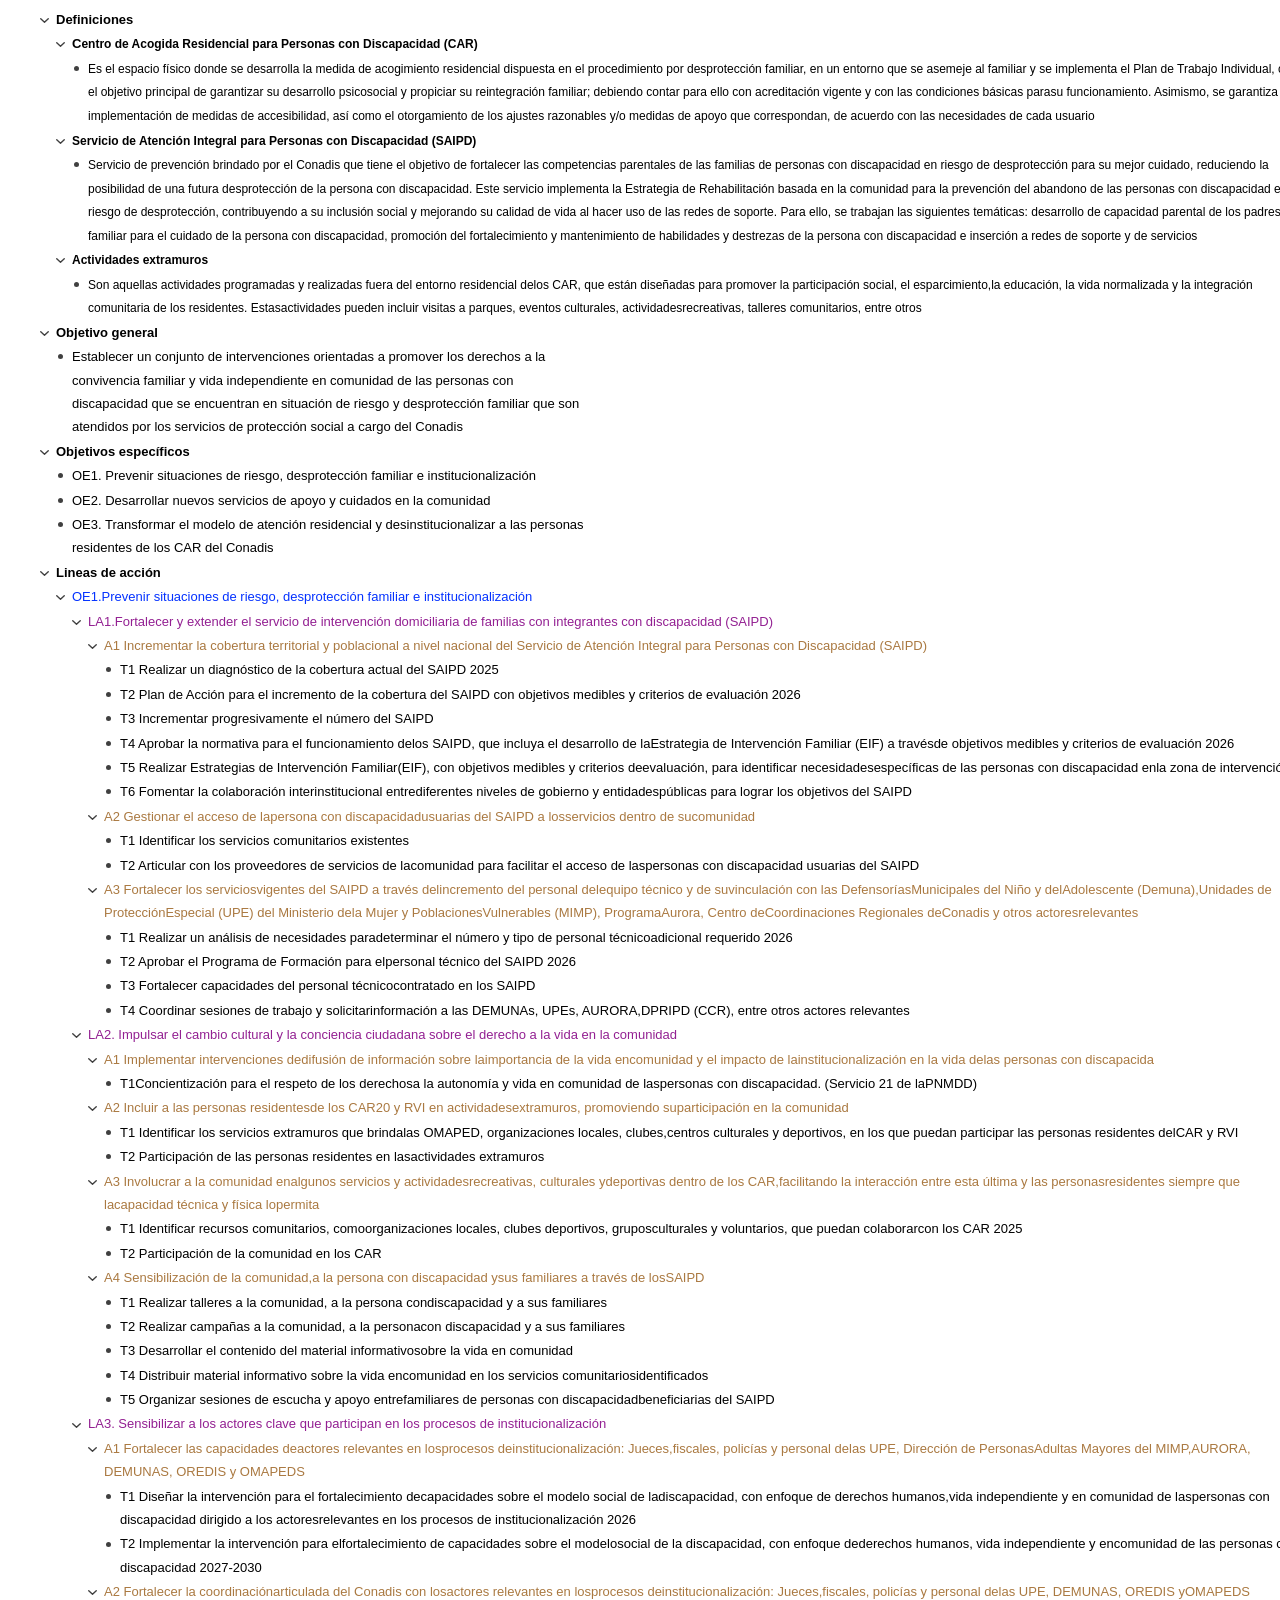
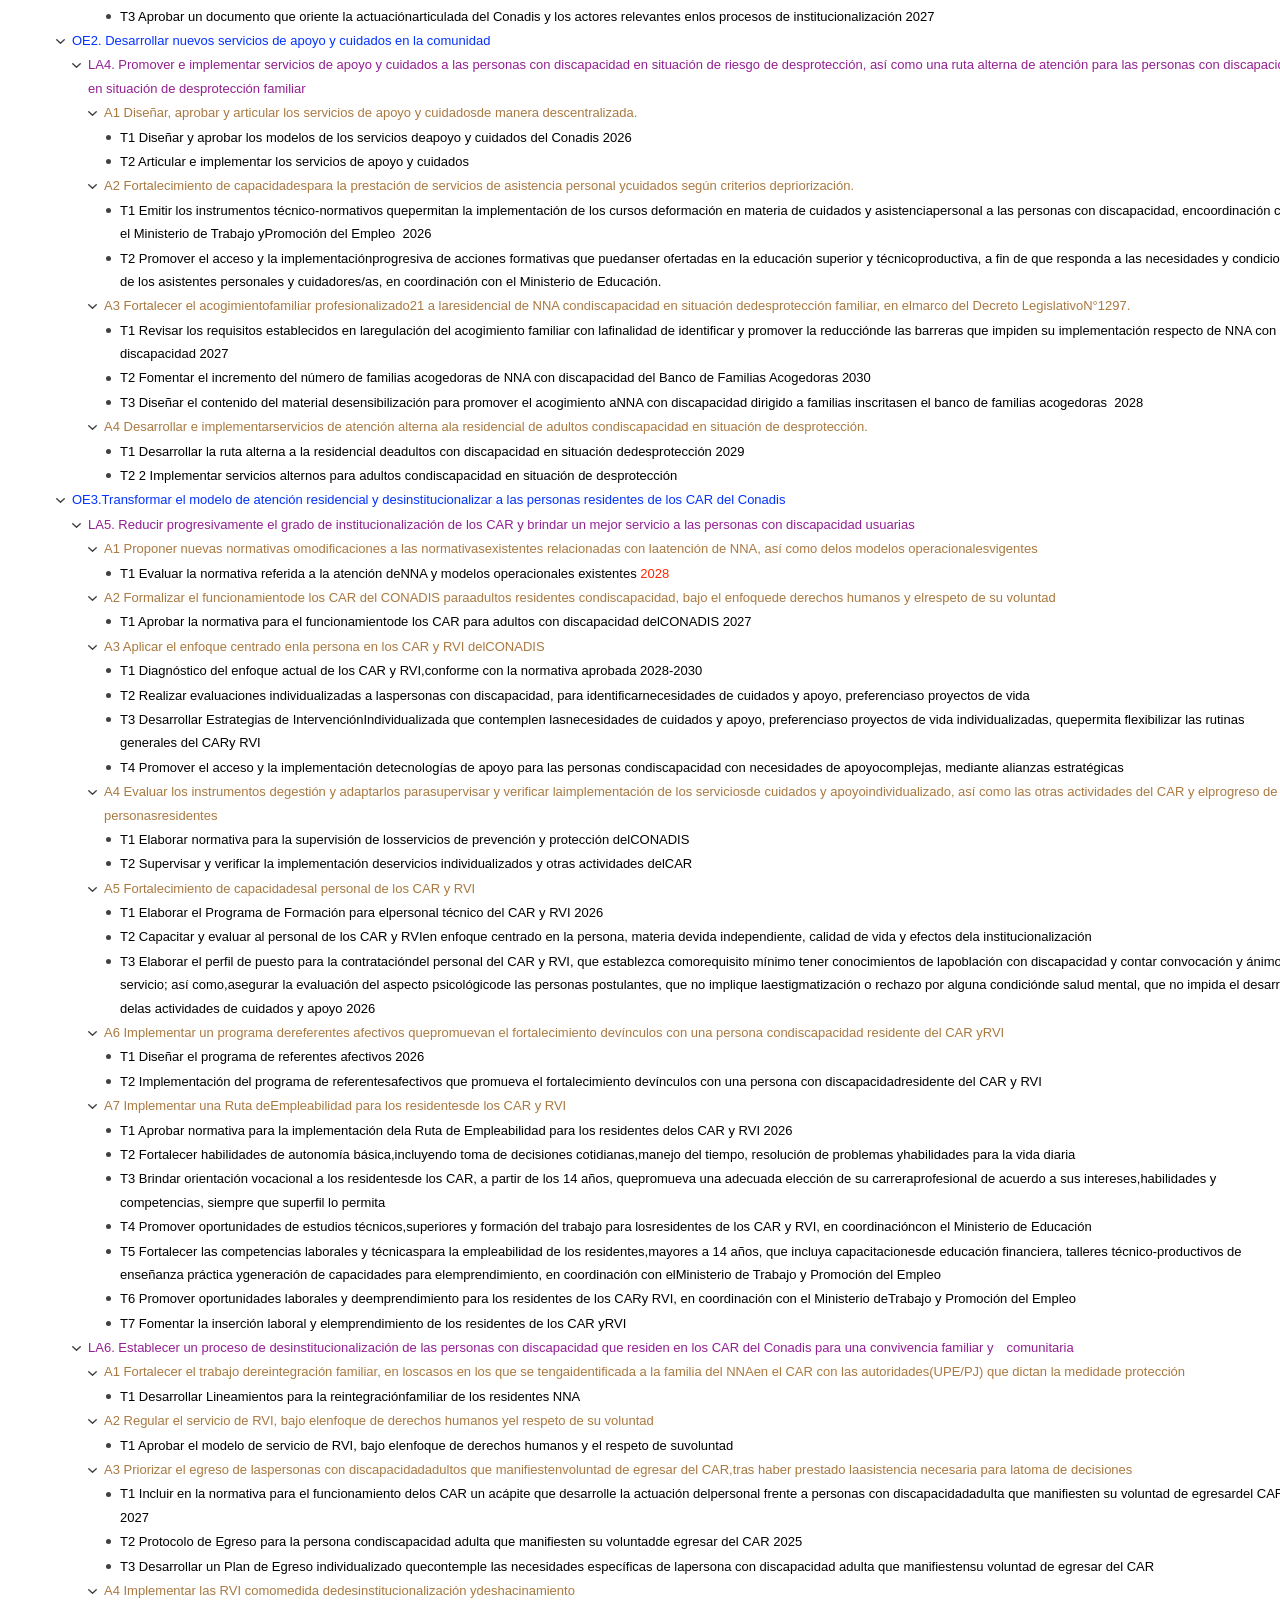
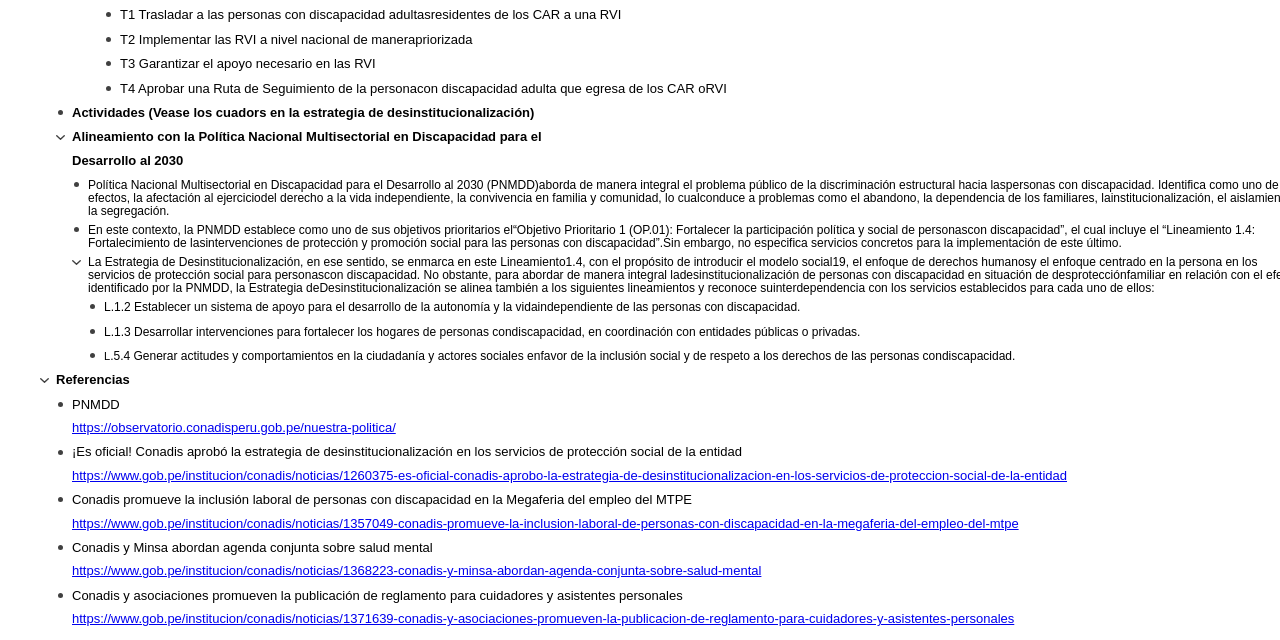
<file: index.html>
<!DOCTYPE html><html><head><meta http-equiv="Content-Type" content="text/html; charset=utf-8"><meta charset="UTF-8"><title>Estratrategia de Estrategia de Desinstitucionalización de las Personas con Discapacidad en los Servicios de Protección Social del Conadis</title><script type="text/javascript" src="jquery-3.1.0.min.js"></script><script type="text/javascript" src="outliner.js"></script><link href="styles.css" type="text/css" rel="stylesheet"></head><body id="wholeDocument" data-theme="light" class=""><div id="centered"><table data-level="1" id="eCYZgRIoonc" class="whole-row root" data-state="expanded" data-has-children="1" data-below-children="" data-bottom-padding="1" data-above-note="" data-above-children=""><tr class="outline-row level-1"><td><div class="alt-row-layer fill-cell"><div class="fill-cell "><div class="note-icon"></div></div></div></td><td><div class="alt-row-layer fill-cell"><div class="fill-cell force-wrap"><table class="outline-column"><tr><td class="" onmousedown="ioSwitch('eCYZgRIoonc', event.shiftKey)" style="width: 9px; "> </td><td class="handle " onmousedown="ioSwitch('eCYZgRIoonc', event.shiftKey)" style="padding-top: 0px;  width: 15px; "><div class="handle"><img id="ieCYZgRIoonc" alt="V" class="parent" src="Expanded.svg" title="collapse"></div></td><td class="label empty" style="padding-top: 0px; width: 1px; "></td><td class="column" style="padding-bottom: 1px; padding-top: 0px; "><div class="force-wrap full-width white-space" style=" text-align: left; line-height: 1;"><span class="" style="font-weight: 700;text-align: left;line-height: 1;">Definiciones</span></div></td></tr></table></div></div></td></tr></table><table data-level="2" id="cgTtoHM-zhB" class="whole-row" data-state="expanded" data-has-children="1" data-below-children="" data-bottom-padding="1" data-above-note="" data-above-children=""><tr class="outline-row level-2"><td><div class="alt-row-layer fill-cell"><div class="fill-cell "><div class="note-icon"></div></div></div></td><td><div class="alt-row-layer fill-cell"><div class="fill-cell force-wrap"><table class="outline-column"><tr><td class="" onmousedown="ioSwitch('cgTtoHM-zhB', event.shiftKey)" style="width: 25px; "> </td><td class="handle " onmousedown="ioSwitch('cgTtoHM-zhB', event.shiftKey)" style="padding-top: 0px;  width: 15px; "><div class="handle"><img id="icgTtoHM-zhB" alt="V" class="parent" src="Expanded.svg" title="collapse"></div></td><td class="label empty" style="padding-top: 0px; width: 1px; "></td><td class="column" style="padding-bottom: 1px; padding-top: 0px; "><div class="force-wrap full-width white-space" style=" text-align: left; line-height: 1;"><span class="" style='font-family: "Helvetica", sans-serif; font-weight: 700;text-align: left;line-height: 1;'>C</span><span class="" style='font-family: "Helvetica", sans-serif; font-weight: 700;font-size: 12px;text-align: left;line-height: 1;'>entro de Acogida Residencial para Personas con Discapacidad (CAR)</span></div></td></tr></table></div></div></td></tr></table><table data-level="3" id="gP3ekZBMutM" class="whole-row" data-state="collapsed" data-has-children="0" data-below-children="" data-bottom-padding="1" data-above-note="" data-above-children=""><tr class="outline-row level-3"><td><div class="alt-row-layer fill-cell"><div class="fill-cell "><div class="note-icon"></div></div></div></td><td><div class="alt-row-layer fill-cell"><div class="fill-cell force-wrap"><table class="outline-column"><tr><td class="" style="width: 41px; "> </td><td class="handle " style="padding-top: 0px;  width: 15px; "><div class="handle"><img alt="*" class="leaf" src="LeafRowHandle.svg"></div></td><td class="label empty" style="padding-top: 0px; width: 1px; "></td><td class="column" style="padding-bottom: 1px; padding-top: 0px; "><div class="force-wrap white-space"><span class="" style="font-size: 12px;">Es el espacio físico donde se desarrolla la medida de acogimiento residencial dispuesta en el procedimiento por desprotección familiar, en un entorno que se asemeje al familiar y se implementa el Plan de Trabajo Individual, con el objetivo principal de garantizar su desarrollo psicosocial y propiciar su reintegración familiar; debiendo contar para ello con acreditación vigente y con las condiciones básicas parasu funcionamiento. Asimismo, se garantiza la implementación de medidas de accesibilidad, así como el otorgamiento de los ajustes razonables y/o medidas de apoyo que correspondan, de acuerdo con las necesidades de cada usuario</span></div></td></tr></table></div></div></td></tr></table><table data-level="2" id="n4CufYMBne3" class="whole-row" data-state="expanded" data-has-children="1" data-below-children="" data-bottom-padding="1" data-above-note="" data-above-children=""><tr class="outline-row level-2"><td><div class="alt-row-layer fill-cell"><div class="fill-cell "><div class="note-icon"></div></div></div></td><td><div class="alt-row-layer fill-cell"><div class="fill-cell force-wrap"><table class="outline-column"><tr><td class="" onmousedown="ioSwitch('n4CufYMBne3', event.shiftKey)" style="width: 25px; "> </td><td class="handle " onmousedown="ioSwitch('n4CufYMBne3', event.shiftKey)" style="padding-top: 0px;  width: 15px; "><div class="handle"><img id="in4CufYMBne3" alt="V" class="parent" src="Expanded.svg" title="collapse"></div></td><td class="label empty" style="padding-top: 0px; width: 1px; "></td><td class="column" style="padding-bottom: 1px; padding-top: 0px; "><div class="force-wrap full-width white-space" style=" text-align: left; line-height: 1;"><span class="" style='font-family: "Helvetica", sans-serif; font-weight: 700;font-size: 12px;text-align: left;line-height: 1;'>Servicio de Atenci</span><span class="" style='font-family: "Helvetica", sans-serif; font-weight: 700;font-size: 12px;text-align: left;line-height: 1;'>ón Integral para Personas con Discapacidad (SAIPD</span><span class="" style='font-family: "Helvetica", sans-serif; font-weight: 700;font-size: 12px;text-align: left;line-height: 1;'>)</span></div></td></tr></table></div></div></td></tr></table><table data-level="3" id="oq-aw1lPk9P" class="whole-row" data-state="collapsed" data-has-children="0" data-below-children="" data-bottom-padding="1" data-above-note="" data-above-children=""><tr class="outline-row level-3"><td><div class="alt-row-layer fill-cell"><div class="fill-cell "><div class="note-icon"></div></div></div></td><td><div class="alt-row-layer fill-cell"><div class="fill-cell force-wrap"><table class="outline-column"><tr><td class="" style="width: 41px; "> </td><td class="handle " style="padding-top: 0px;  width: 15px; "><div class="handle"><img alt="*" class="leaf" src="LeafRowHandle.svg"></div></td><td class="label empty" style="padding-top: 0px; width: 1px; "></td><td class="column" style="padding-bottom: 1px; padding-top: 0px; "><div class="force-wrap full-width white-space" style=" text-align: left; "><span class="" style="font-size: 12px;text-align: left;">Servicio de prevención brindado por el Conadis que tiene el objetivo de fortalecer las competencias parentales de las familias de personas con discapacidad en riesgo de desprotección para su mejor cuidado, reduciendo la posibilidad de una futura desprotección de la persona con discapacidad. Este servicio implementa la Estrategia de Rehabilitación basada en la comunidad para la prevención del abandono de las personas con discapacidad en riesgo de desprotección, contribuyendo a su inclusión social y mejorando su calidad de vida al hacer uso de las redes de soporte. Para ello, se trabajan las siguientes temáticas: desarrollo de capacidad parental de los padres o familiar para el cuidado de la persona con discapacidad, promoción del fortalecimiento y mantenimiento de habilidades y destrezas de la persona con discapacidad e inserción a redes de soporte y de servicios</span></div></td></tr></table></div></div></td></tr></table><table data-level="2" id="c41tO6AvuDD" class="whole-row" data-state="expanded" data-has-children="1" data-below-children="" data-bottom-padding="1" data-above-note="" data-above-children=""><tr class="outline-row level-2"><td><div class="alt-row-layer fill-cell"><div class="fill-cell "><div class="note-icon"></div></div></div></td><td><div class="alt-row-layer fill-cell"><div class="fill-cell force-wrap"><table class="outline-column"><tr><td class="" onmousedown="ioSwitch('c41tO6AvuDD', event.shiftKey)" style="width: 25px; "> </td><td class="handle " onmousedown="ioSwitch('c41tO6AvuDD', event.shiftKey)" style="padding-top: 0px;  width: 15px; "><div class="handle"><img id="ic41tO6AvuDD" alt="V" class="parent" src="Expanded.svg" title="collapse"></div></td><td class="label empty" style="padding-top: 0px; width: 1px; "></td><td class="column" style="padding-bottom: 1px; padding-top: 0px; "><div class="force-wrap full-width white-space" style=" text-align: left; line-height: 1;"><span class="" style='font-family: "Helvetica", sans-serif; font-weight: 700;font-size: 12px;text-align: left;line-height: 1;'>Actividades extramuros</span></div></td></tr></table></div></div></td></tr></table><table data-level="3" id="nYYraDMfPVW" class="whole-row" data-state="collapsed" data-has-children="0" data-below-children="" data-bottom-padding="1" data-above-note="" data-above-children=""><tr class="outline-row level-3"><td><div class="alt-row-layer fill-cell"><div class="fill-cell "><div class="note-icon"></div></div></div></td><td><div class="alt-row-layer fill-cell"><div class="fill-cell force-wrap"><table class="outline-column"><tr><td class="" style="width: 41px; "> </td><td class="handle " style="padding-top: 0px;  width: 15px; "><div class="handle"><img alt="*" class="leaf" src="LeafRowHandle.svg"></div></td><td class="label empty" style="padding-top: 0px; width: 1px; "></td><td class="column" style="padding-bottom: 1px; padding-top: 0px; "><div class="force-wrap white-space"><span class="" style="font-size: 12px;">Son aquellas actividades programadas y realizadas fuera del entorno residencial delos CAR, que están diseñadas para promover la participación social, el esparcimiento,la educación, la vida normalizada y la integración comunitaria de los residentes. Estasactividades pueden incluir visitas a parques, eventos culturales, actividadesrecreativas, talleres comunitarios, entre otros</span></div></td></tr></table></div></div></td></tr></table><table data-level="1" id="a9fXInNNCBn" class="whole-row root" data-state="expanded" data-has-children="1" data-below-children="" data-bottom-padding="1" data-above-note="" data-above-children=""><tr class="outline-row level-1"><td><div class="alt-row-layer fill-cell"><div class="fill-cell "><div class="note-icon"></div></div></div></td><td><div class="alt-row-layer fill-cell"><div class="fill-cell force-wrap"><table class="outline-column"><tr><td class="" onmousedown="ioSwitch('a9fXInNNCBn', event.shiftKey)" style="width: 9px; "> </td><td class="handle " onmousedown="ioSwitch('a9fXInNNCBn', event.shiftKey)" style="padding-top: 0px;  width: 15px; "><div class="handle"><img id="ia9fXInNNCBn" alt="V" class="parent" src="Expanded.svg" title="collapse"></div></td><td class="label empty" style="padding-top: 0px; width: 1px; "></td><td class="column" style="padding-bottom: 1px; padding-top: 0px; "><div class="force-wrap white-space"><span class="" style="font-weight: 700;">Objetivo general</span></div></td></tr></table></div></div></td></tr></table><table data-level="2" id="guWepXLBfdJ" class="whole-row" data-state="collapsed" data-has-children="0" data-below-children="" data-bottom-padding="1" data-above-note="" data-above-children=""><tr class="outline-row level-2"><td><div class="alt-row-layer fill-cell"><div class="fill-cell "><div class="note-icon"></div></div></div></td><td><div class="alt-row-layer fill-cell"><div class="fill-cell force-wrap"><table class="outline-column"><tr><td class="" style="width: 25px; "> </td><td class="handle " style="padding-top: 0px;  width: 15px; "><div class="handle"><img alt="*" class="leaf" src="LeafRowHandle.svg"></div></td><td class="label empty" style="padding-top: 0px; width: 1px; "></td><td class="column" style="padding-bottom: 1px; padding-top: 0px; "><div class="force-wrap white-space">Establecer un conjunto de intervenciones orientadas a promover los derechos a la </div><div class="force-wrap white-space">convivencia familiar y vida independiente en comunidad de las personas con </div><div class="force-wrap white-space">discapacidad que se encuentran en situación de riesgo y desprotección familiar que son </div><div class="force-wrap white-space">atendidos por los servicios de protección social a cargo del Conadis</div></td></tr></table></div></div></td></tr></table><table data-level="1" id="aXYQVo_LrIn" class="whole-row root" data-state="expanded" data-has-children="1" data-below-children="" data-bottom-padding="1" data-above-note="" data-above-children=""><tr class="outline-row level-1"><td><div class="alt-row-layer fill-cell"><div class="fill-cell "><div class="note-icon"></div></div></div></td><td><div class="alt-row-layer fill-cell"><div class="fill-cell force-wrap"><table class="outline-column"><tr><td class="" onmousedown="ioSwitch('aXYQVo_LrIn', event.shiftKey)" style="width: 9px; "> </td><td class="handle " onmousedown="ioSwitch('aXYQVo_LrIn', event.shiftKey)" style="padding-top: 0px;  width: 15px; "><div class="handle"><img id="iaXYQVo_LrIn" alt="V" class="parent" src="Expanded.svg" title="collapse"></div></td><td class="label empty" style="padding-top: 0px; width: 1px; "></td><td class="column" style="padding-bottom: 1px; padding-top: 0px; "><div class="force-wrap white-space"><span class="" style="font-weight: 700;">Objetivos espec</span><span class="" style="font-weight: 700;">íficos</span></div></td></tr></table></div></div></td></tr></table><table data-level="2" id="dQpaqUZ1PB6" class="whole-row" data-state="collapsed" data-has-children="0" data-below-children="" data-bottom-padding="1" data-above-note="" data-above-children=""><tr class="outline-row level-2"><td><div class="alt-row-layer fill-cell"><div class="fill-cell "><div class="note-icon"></div></div></div></td><td><div class="alt-row-layer fill-cell"><div class="fill-cell force-wrap"><table class="outline-column"><tr><td class="" style="width: 25px; "> </td><td class="handle " style="padding-top: 0px;  width: 15px; "><div class="handle"><img alt="*" class="leaf" src="LeafRowHandle.svg"></div></td><td class="label empty" style="padding-top: 0px; width: 1px; "></td><td class="column" style="padding-bottom: 1px; padding-top: 0px; "><div class="force-wrap white-space">OE1. Prevenir situaciones de riesgo, desprotección familiar e institucionalización</div></td></tr></table></div></div></td></tr></table><table data-level="2" id="j9uZtBmWxRN" class="whole-row" data-state="collapsed" data-has-children="0" data-below-children="" data-bottom-padding="1" data-above-note="" data-above-children=""><tr class="outline-row level-2"><td><div class="alt-row-layer fill-cell"><div class="fill-cell "><div class="note-icon"></div></div></div></td><td><div class="alt-row-layer fill-cell"><div class="fill-cell force-wrap"><table class="outline-column"><tr><td class="" style="width: 25px; "> </td><td class="handle " style="padding-top: 0px;  width: 15px; "><div class="handle"><img alt="*" class="leaf" src="LeafRowHandle.svg"></div></td><td class="label empty" style="padding-top: 0px; width: 1px; "></td><td class="column" style="padding-bottom: 1px; padding-top: 0px; "><div class="force-wrap white-space">OE2. Desarrollar nuevos servicios de apoyo y cuidados en la comunidad</div></td></tr></table></div></div></td></tr></table><table data-level="2" id="j4GpKuyEKbX" class="whole-row" data-state="collapsed" data-has-children="0" data-below-children="" data-bottom-padding="1" data-above-note="" data-above-children=""><tr class="outline-row level-2"><td><div class="alt-row-layer fill-cell"><div class="fill-cell "><div class="note-icon"></div></div></div></td><td><div class="alt-row-layer fill-cell"><div class="fill-cell force-wrap"><table class="outline-column"><tr><td class="" style="width: 25px; "> </td><td class="handle " style="padding-top: 0px;  width: 15px; "><div class="handle"><img alt="*" class="leaf" src="LeafRowHandle.svg"></div></td><td class="label empty" style="padding-top: 0px; width: 1px; "></td><td class="column" style="padding-bottom: 1px; padding-top: 0px; "><div class="force-wrap white-space">OE3. Transformar el modelo de atención residencial y desinstitucionalizar a las personas </div><div class="force-wrap white-space">residentes de los CAR del Conadis</div></td></tr></table></div></div></td></tr></table><table data-level="1" id="pRG1-2ui5fo" class="whole-row root" data-state="expanded" data-has-children="1" data-below-children="" data-bottom-padding="1" data-above-note="" data-above-children=""><tr class="outline-row level-1"><td><div class="alt-row-layer fill-cell"><div class="fill-cell "><div class="note-icon"></div></div></div></td><td><div class="alt-row-layer fill-cell"><div class="fill-cell force-wrap"><table class="outline-column"><tr><td class="" onmousedown="ioSwitch('pRG1-2ui5fo', event.shiftKey)" style="width: 9px; "> </td><td class="handle " onmousedown="ioSwitch('pRG1-2ui5fo', event.shiftKey)" style="padding-top: 0px;  width: 15px; "><div class="handle"><img id="ipRG1-2ui5fo" alt="V" class="parent" src="Expanded.svg" title="collapse"></div></td><td class="label empty" style="padding-top: 0px; width: 1px; "></td><td class="column" style="padding-bottom: 1px; padding-top: 0px; "><div class="force-wrap white-space"><span class="" style="font-weight: 700;">Lineas de acci</span><span class="" style="font-weight: 700;">ón</span></div></td></tr></table></div></div></td></tr></table><table data-level="2" id="m0U4PLC6S7D" class="whole-row" data-state="expanded" data-has-children="1" data-below-children="" data-bottom-padding="1" data-above-note="" data-above-children=""><tr class="outline-row level-2"><td><div class="alt-row-layer fill-cell"><div class="fill-cell "><div class="note-icon"></div></div></div></td><td><div class="alt-row-layer fill-cell"><div class="fill-cell force-wrap"><table class="outline-column"><tr><td class="" onmousedown="ioSwitch('m0U4PLC6S7D', event.shiftKey)" style="width: 25px; "> </td><td class="handle " onmousedown="ioSwitch('m0U4PLC6S7D', event.shiftKey)" style="padding-top: 0px;  width: 15px; "><div class="handle"><img id="im0U4PLC6S7D" alt="V" class="parent" src="Expanded.svg" title="collapse"></div></td><td class="label empty" style="padding-top: 0px; width: 1px; "></td><td class="column" style="padding-bottom: 1px; padding-top: 0px; "><div class="force-wrap white-space"><span class="" style="color: rgb(4,50,255);">OE1.Prevenir situaciones de riesgo, desprotección familiar e institucionalización</span></div></td></tr></table></div></div></td></tr></table><table data-level="3" id="dy7Xk9Lwfp2" class="whole-row" data-state="expanded" data-has-children="1" data-below-children="" data-bottom-padding="1" data-above-note="" data-above-children=""><tr class="outline-row level-3"><td><div class="alt-row-layer fill-cell"><div class="fill-cell "><div class="note-icon"></div></div></div></td><td><div class="alt-row-layer fill-cell"><div class="fill-cell force-wrap"><table class="outline-column"><tr><td class="" onmousedown="ioSwitch('dy7Xk9Lwfp2', event.shiftKey)" style="width: 41px; "> </td><td class="handle " onmousedown="ioSwitch('dy7Xk9Lwfp2', event.shiftKey)" style="padding-top: 0px;  width: 15px; "><div class="handle"><img id="idy7Xk9Lwfp2" alt="V" class="parent" src="Expanded.svg" title="collapse"></div></td><td class="label empty" style="padding-top: 0px; width: 1px; "></td><td class="column" style="padding-bottom: 1px; padding-top: 0px; "><div class="force-wrap white-space"><span class="" style="color: rgb(147,32,146);">LA1.Fortalecer y extender el servicio de intervención domiciliaria de familias con integrantes con discapacidad (SAIPD)</span></div></td></tr></table></div></div></td></tr></table><table data-level="4" id="jkG8EKnY5uY" class="whole-row" data-state="expanded" data-has-children="1" data-below-children="" data-bottom-padding="1" data-above-note="" data-above-children=""><tr class="outline-row level-4"><td><div class="alt-row-layer fill-cell"><div class="fill-cell "><div class="note-icon"></div></div></div></td><td><div class="alt-row-layer fill-cell"><div class="fill-cell force-wrap"><table class="outline-column"><tr><td class="" onmousedown="ioSwitch('jkG8EKnY5uY', event.shiftKey)" style="width: 57px; "> </td><td class="handle " onmousedown="ioSwitch('jkG8EKnY5uY', event.shiftKey)" style="padding-top: 0px;  width: 15px; "><div class="handle"><img id="ijkG8EKnY5uY" alt="V" class="parent" src="Expanded.svg" title="collapse"></div></td><td class="label empty" style="padding-top: 0px; width: 1px; "></td><td class="column" style="padding-bottom: 1px; padding-top: 0px; "><div class="force-wrap white-space"><span class="" style="color: rgb(170,121,65);">A1 Incrementar la cobertura territorial y poblacional a nivel nacional del Servicio de Atención Integral para Personas con Discapacidad (SAIPD)</span></div></td></tr></table></div></div></td></tr></table><table data-level="5" id="mWBT_pSBkYR" class="whole-row" data-state="collapsed" data-has-children="0" data-below-children="" data-bottom-padding="1" data-above-note="" data-above-children=""><tr class="outline-row level-5"><td><div class="alt-row-layer fill-cell"><div class="fill-cell "><div class="note-icon"></div></div></div></td><td><div class="alt-row-layer fill-cell"><div class="fill-cell force-wrap"><table class="outline-column"><tr><td class="" style="width: 73px; "> </td><td class="handle " style="padding-top: 0px;  width: 15px; "><div class="handle"><img alt="*" class="leaf" src="LeafRowHandle.svg"></div></td><td class="label empty" style="padding-top: 0px; width: 1px; "></td><td class="column" style="padding-bottom: 1px; padding-top: 0px; "><div class="force-wrap white-space">T1 Realizar un diagnóstico de la cobertura actual del SAIPD 2025</div></td></tr></table></div></div></td></tr></table><table data-level="5" id="dLeeEdg7w1h" class="whole-row" data-state="collapsed" data-has-children="0" data-below-children="" data-bottom-padding="1" data-above-note="" data-above-children=""><tr class="outline-row level-5"><td><div class="alt-row-layer fill-cell"><div class="fill-cell "><div class="note-icon"></div></div></div></td><td><div class="alt-row-layer fill-cell"><div class="fill-cell force-wrap"><table class="outline-column"><tr><td class="" style="width: 73px; "> </td><td class="handle " style="padding-top: 0px;  width: 15px; "><div class="handle"><img alt="*" class="leaf" src="LeafRowHandle.svg"></div></td><td class="label empty" style="padding-top: 0px; width: 1px; "></td><td class="column" style="padding-bottom: 1px; padding-top: 0px; "><div class="force-wrap white-space">T2 Plan de Acción para el incremento de la cobertura del SAIPD con objetivos medibles y criterios de evaluación 2026</div></td></tr></table></div></div></td></tr></table><table data-level="5" id="dBsPf1lSN0F" class="whole-row" data-state="collapsed" data-has-children="0" data-below-children="" data-bottom-padding="1" data-above-note="" data-above-children=""><tr class="outline-row level-5"><td><div class="alt-row-layer fill-cell"><div class="fill-cell "><div class="note-icon"></div></div></div></td><td><div class="alt-row-layer fill-cell"><div class="fill-cell force-wrap"><table class="outline-column"><tr><td class="" style="width: 73px; "> </td><td class="handle " style="padding-top: 0px;  width: 15px; "><div class="handle"><img alt="*" class="leaf" src="LeafRowHandle.svg"></div></td><td class="label empty" style="padding-top: 0px; width: 1px; "></td><td class="column" style="padding-bottom: 1px; padding-top: 0px; "><div class="force-wrap white-space">T3 Incrementar progresivamente el número del SAIPD</div></td></tr></table></div></div></td></tr></table><table data-level="5" id="jgBJC5geqUg" class="whole-row" data-state="collapsed" data-has-children="0" data-below-children="" data-bottom-padding="1" data-above-note="" data-above-children=""><tr class="outline-row level-5"><td><div class="alt-row-layer fill-cell"><div class="fill-cell "><div class="note-icon"></div></div></div></td><td><div class="alt-row-layer fill-cell"><div class="fill-cell force-wrap"><table class="outline-column"><tr><td class="" style="width: 73px; "> </td><td class="handle " style="padding-top: 0px;  width: 15px; "><div class="handle"><img alt="*" class="leaf" src="LeafRowHandle.svg"></div></td><td class="label empty" style="padding-top: 0px; width: 1px; "></td><td class="column" style="padding-bottom: 1px; padding-top: 0px; "><div class="force-wrap white-space">T4 Aprobar la normativa para el funcionamiento delos SAIPD, que incluya el desarrollo de laEstrategia de Intervención Familiar (EIF) a travésde objetivos medibles y criterios de evaluación 2026</div></td></tr></table></div></div></td></tr></table><table data-level="5" id="kANDx11MnDv" class="whole-row" data-state="collapsed" data-has-children="0" data-below-children="" data-bottom-padding="1" data-above-note="" data-above-children=""><tr class="outline-row level-5"><td><div class="alt-row-layer fill-cell"><div class="fill-cell "><div class="note-icon"></div></div></div></td><td><div class="alt-row-layer fill-cell"><div class="fill-cell force-wrap"><table class="outline-column"><tr><td class="" style="width: 73px; "> </td><td class="handle " style="padding-top: 0px;  width: 15px; "><div class="handle"><img alt="*" class="leaf" src="LeafRowHandle.svg"></div></td><td class="label empty" style="padding-top: 0px; width: 1px; "></td><td class="column" style="padding-bottom: 1px; padding-top: 0px; "><div class="force-wrap white-space">T5 Realizar Estrategias de Intervención Familiar(EIF), con objetivos medibles y criterios deevaluación, para identificar necesidadesespecíficas de las personas con discapacidad enla zona de intervención.</div></td></tr></table></div></div></td></tr></table><table data-level="5" id="o4aMsi_-I1Y" class="whole-row" data-state="collapsed" data-has-children="0" data-below-children="" data-bottom-padding="1" data-above-note="" data-above-children=""><tr class="outline-row level-5"><td><div class="alt-row-layer fill-cell"><div class="fill-cell "><div class="note-icon"></div></div></div></td><td><div class="alt-row-layer fill-cell"><div class="fill-cell force-wrap"><table class="outline-column"><tr><td class="" style="width: 73px; "> </td><td class="handle " style="padding-top: 0px;  width: 15px; "><div class="handle"><img alt="*" class="leaf" src="LeafRowHandle.svg"></div></td><td class="label empty" style="padding-top: 0px; width: 1px; "></td><td class="column" style="padding-bottom: 1px; padding-top: 0px; "><div class="force-wrap white-space">T6 Fomentar la colaboración interinstitucional entrediferentes niveles de gobierno y entidadespúblicas para lograr los objetivos del SAIPD</div></td></tr></table></div></div></td></tr></table><table data-level="4" id="h5EEvwhhU9_" class="whole-row" data-state="expanded" data-has-children="1" data-below-children="" data-bottom-padding="1" data-above-note="" data-above-children=""><tr class="outline-row level-4"><td><div class="alt-row-layer fill-cell"><div class="fill-cell "><div class="note-icon"></div></div></div></td><td><div class="alt-row-layer fill-cell"><div class="fill-cell force-wrap"><table class="outline-column"><tr><td class="" onmousedown="ioSwitch('h5EEvwhhU9_', event.shiftKey)" style="width: 57px; "> </td><td class="handle " onmousedown="ioSwitch('h5EEvwhhU9_', event.shiftKey)" style="padding-top: 0px;  width: 15px; "><div class="handle"><img id="ih5EEvwhhU9_" alt="V" class="parent" src="Expanded.svg" title="collapse"></div></td><td class="label empty" style="padding-top: 0px; width: 1px; "></td><td class="column" style="padding-bottom: 1px; padding-top: 0px; "><div class="force-wrap white-space"><span class="" style="color: rgb(170,121,65);">A2 Gestionar el acceso de lapersona con discapacidadusuarias del SAIPD a losservicios dentro de sucomunidad</span></div></td></tr></table></div></div></td></tr></table><table data-level="5" id="ckQ1Kd1pBQp" class="whole-row" data-state="collapsed" data-has-children="0" data-below-children="" data-bottom-padding="1" data-above-note="" data-above-children=""><tr class="outline-row level-5"><td><div class="alt-row-layer fill-cell"><div class="fill-cell "><div class="note-icon"></div></div></div></td><td><div class="alt-row-layer fill-cell"><div class="fill-cell force-wrap"><table class="outline-column"><tr><td class="" style="width: 73px; "> </td><td class="handle " style="padding-top: 0px;  width: 15px; "><div class="handle"><img alt="*" class="leaf" src="LeafRowHandle.svg"></div></td><td class="label empty" style="padding-top: 0px; width: 1px; "></td><td class="column" style="padding-bottom: 1px; padding-top: 0px; "><div class="force-wrap white-space">T1 Identificar los servicios comunitarios existentes</div></td></tr></table></div></div></td></tr></table><table data-level="5" id="bz31RpTtx8E" class="whole-row" data-state="collapsed" data-has-children="0" data-below-children="" data-bottom-padding="1" data-above-note="" data-above-children=""><tr class="outline-row level-5"><td><div class="alt-row-layer fill-cell"><div class="fill-cell "><div class="note-icon"></div></div></div></td><td><div class="alt-row-layer fill-cell"><div class="fill-cell force-wrap"><table class="outline-column"><tr><td class="" style="width: 73px; "> </td><td class="handle " style="padding-top: 0px;  width: 15px; "><div class="handle"><img alt="*" class="leaf" src="LeafRowHandle.svg"></div></td><td class="label empty" style="padding-top: 0px; width: 1px; "></td><td class="column" style="padding-bottom: 1px; padding-top: 0px; "><div class="force-wrap white-space">T2 Articular con los proveedores de servicios de lacomunidad para facilitar el acceso de laspersonas con discapacidad usuarias del SAIPD</div></td></tr></table></div></div></td></tr></table><table data-level="4" id="aRYNjmAaK2d" class="whole-row" data-state="expanded" data-has-children="1" data-below-children="" data-bottom-padding="1" data-above-note="" data-above-children=""><tr class="outline-row level-4"><td><div class="alt-row-layer fill-cell"><div class="fill-cell "><div class="note-icon"></div></div></div></td><td><div class="alt-row-layer fill-cell"><div class="fill-cell force-wrap"><table class="outline-column"><tr><td class="" onmousedown="ioSwitch('aRYNjmAaK2d', event.shiftKey)" style="width: 57px; "> </td><td class="handle " onmousedown="ioSwitch('aRYNjmAaK2d', event.shiftKey)" style="padding-top: 0px;  width: 15px; "><div class="handle"><img id="iaRYNjmAaK2d" alt="V" class="parent" src="Expanded.svg" title="collapse"></div></td><td class="label empty" style="padding-top: 0px; width: 1px; "></td><td class="column" style="padding-bottom: 1px; padding-top: 0px; "><div class="force-wrap white-space"><span class="" style="color: rgb(170,121,65);">A3 Fortalecer los serviciosvigentes del SAIPD a través delincremento del personal delequipo técnico y de suvinculación con las DefensoríasMunicipales del Niño y delAdolescente (Demuna),Unidades de ProtecciónEspecial (UPE) del Ministerio dela Mujer y PoblacionesVulnerables (MIMP), ProgramaAurora, Centro deCoordinaciones Regionales deConadis y otros actoresrelevantes</span></div></td></tr></table></div></div></td></tr></table><table data-level="5" id="mBpwm7qa9Qz" class="whole-row" data-state="collapsed" data-has-children="0" data-below-children="" data-bottom-padding="1" data-above-note="" data-above-children=""><tr class="outline-row level-5"><td><div class="alt-row-layer fill-cell"><div class="fill-cell "><div class="note-icon"></div></div></div></td><td><div class="alt-row-layer fill-cell"><div class="fill-cell force-wrap"><table class="outline-column"><tr><td class="" style="width: 73px; "> </td><td class="handle " style="padding-top: 0px;  width: 15px; "><div class="handle"><img alt="*" class="leaf" src="LeafRowHandle.svg"></div></td><td class="label empty" style="padding-top: 0px; width: 1px; "></td><td class="column" style="padding-bottom: 1px; padding-top: 0px; "><div class="force-wrap white-space">T1 Realizar un análisis de necesidades paradeterminar el número y tipo de personal técnicoadicional requerido 2026</div></td></tr></table></div></div></td></tr></table><table data-level="5" id="a1SicdbOCxK" class="whole-row" data-state="collapsed" data-has-children="0" data-below-children="" data-bottom-padding="1" data-above-note="" data-above-children=""><tr class="outline-row level-5"><td><div class="alt-row-layer fill-cell"><div class="fill-cell "><div class="note-icon"></div></div></div></td><td><div class="alt-row-layer fill-cell"><div class="fill-cell force-wrap"><table class="outline-column"><tr><td class="" style="width: 73px; "> </td><td class="handle " style="padding-top: 0px;  width: 15px; "><div class="handle"><img alt="*" class="leaf" src="LeafRowHandle.svg"></div></td><td class="label empty" style="padding-top: 0px; width: 1px; "></td><td class="column" style="padding-bottom: 1px; padding-top: 0px; "><div class="force-wrap white-space">T2 Aprobar el Programa de Formación para elpersonal técnico del SAIPD 2026</div></td></tr></table></div></div></td></tr></table><table data-level="5" id="nkJxuYKfOpx" class="whole-row" data-state="collapsed" data-has-children="0" data-below-children="" data-bottom-padding="1" data-above-note="" data-above-children=""><tr class="outline-row level-5"><td><div class="alt-row-layer fill-cell"><div class="fill-cell "><div class="note-icon"></div></div></div></td><td><div class="alt-row-layer fill-cell"><div class="fill-cell force-wrap"><table class="outline-column"><tr><td class="" style="width: 73px; "> </td><td class="handle " style="padding-top: 0px;  width: 15px; "><div class="handle"><img alt="*" class="leaf" src="LeafRowHandle.svg"></div></td><td class="label empty" style="padding-top: 0px; width: 1px; "></td><td class="column" style="padding-bottom: 1px; padding-top: 0px; "><div class="force-wrap white-space">T3 Fortalecer capacidades del personal técnicocontratado en los SAIPD</div></td></tr></table></div></div></td></tr></table><table data-level="5" id="jOHb2b4oH7f" class="whole-row" data-state="collapsed" data-has-children="0" data-below-children="" data-bottom-padding="1" data-above-note="" data-above-children=""><tr class="outline-row level-5"><td><div class="alt-row-layer fill-cell"><div class="fill-cell "><div class="note-icon"></div></div></div></td><td><div class="alt-row-layer fill-cell"><div class="fill-cell force-wrap"><table class="outline-column"><tr><td class="" style="width: 73px; "> </td><td class="handle " style="padding-top: 0px;  width: 15px; "><div class="handle"><img alt="*" class="leaf" src="LeafRowHandle.svg"></div></td><td class="label empty" style="padding-top: 0px; width: 1px; "></td><td class="column" style="padding-bottom: 1px; padding-top: 0px; "><div class="force-wrap white-space">T4 Coordinar sesiones de trabajo y solicitarinformación a las DEMUNAs, UPEs, AURORA,DPRIPD (CCR), entre otros actores relevantes</div></td></tr></table></div></div></td></tr></table><table data-level="3" id="as7Ghd7iuEr" class="whole-row" data-state="expanded" data-has-children="1" data-below-children="" data-bottom-padding="1" data-above-note="" data-above-children=""><tr class="outline-row level-3"><td><div class="alt-row-layer fill-cell"><div class="fill-cell "><div class="note-icon"></div></div></div></td><td><div class="alt-row-layer fill-cell"><div class="fill-cell force-wrap"><table class="outline-column"><tr><td class="" onmousedown="ioSwitch('as7Ghd7iuEr', event.shiftKey)" style="width: 41px; "> </td><td class="handle " onmousedown="ioSwitch('as7Ghd7iuEr', event.shiftKey)" style="padding-top: 0px;  width: 15px; "><div class="handle"><img id="ias7Ghd7iuEr" alt="V" class="parent" src="Expanded.svg" title="collapse"></div></td><td class="label empty" style="padding-top: 0px; width: 1px; "></td><td class="column" style="padding-bottom: 1px; padding-top: 0px; "><div class="force-wrap white-space"><span class="" style="color: rgb(147,32,146);">LA2. Impulsar el cambio cultural y la conciencia ciudadana sobre el derecho a la vida en la comunidad</span></div></td></tr></table></div></div></td></tr></table><table data-level="4" id="ageeDJz9U_-" class="whole-row" data-state="expanded" data-has-children="1" data-below-children="" data-bottom-padding="1" data-above-note="" data-above-children=""><tr class="outline-row level-4"><td><div class="alt-row-layer fill-cell"><div class="fill-cell "><div class="note-icon"></div></div></div></td><td><div class="alt-row-layer fill-cell"><div class="fill-cell force-wrap"><table class="outline-column"><tr><td class="" onmousedown="ioSwitch('ageeDJz9U_-', event.shiftKey)" style="width: 57px; "> </td><td class="handle " onmousedown="ioSwitch('ageeDJz9U_-', event.shiftKey)" style="padding-top: 0px;  width: 15px; "><div class="handle"><img id="iageeDJz9U_-" alt="V" class="parent" src="Expanded.svg" title="collapse"></div></td><td class="label empty" style="padding-top: 0px; width: 1px; "></td><td class="column" style="padding-bottom: 1px; padding-top: 0px; "><div class="force-wrap white-space"><span class="" style="color: rgb(170,121,65);">A1 Implementar intervenciones dedifusión de información sobre laimportancia de la vida encomunidad y el impacto de lainstitucionalización en la vida delas personas con discapacida</span></div></td></tr></table></div></div></td></tr></table><table data-level="5" id="o3zxJKarBNl" class="whole-row" data-state="collapsed" data-has-children="0" data-below-children="" data-bottom-padding="1" data-above-note="" data-above-children=""><tr class="outline-row level-5"><td><div class="alt-row-layer fill-cell"><div class="fill-cell "><div class="note-icon"></div></div></div></td><td><div class="alt-row-layer fill-cell"><div class="fill-cell force-wrap"><table class="outline-column"><tr><td class="" style="width: 73px; "> </td><td class="handle " style="padding-top: 0px;  width: 15px; "><div class="handle"><img alt="*" class="leaf" src="LeafRowHandle.svg"></div></td><td class="label empty" style="padding-top: 0px; width: 1px; "></td><td class="column" style="padding-bottom: 1px; padding-top: 0px; "><div class="force-wrap white-space">T1Concientización para el respeto de los derechosa la autonomía y vida en comunidad de laspersonas con discapacidad. (Servicio 21 de laPNMDD)</div></td></tr></table></div></div></td></tr></table><table data-level="4" id="jcIHkQK0K9b" class="whole-row" data-state="expanded" data-has-children="1" data-below-children="" data-bottom-padding="1" data-above-note="" data-above-children=""><tr class="outline-row level-4"><td><div class="alt-row-layer fill-cell"><div class="fill-cell "><div class="note-icon"></div></div></div></td><td><div class="alt-row-layer fill-cell"><div class="fill-cell force-wrap"><table class="outline-column"><tr><td class="" onmousedown="ioSwitch('jcIHkQK0K9b', event.shiftKey)" style="width: 57px; "> </td><td class="handle " onmousedown="ioSwitch('jcIHkQK0K9b', event.shiftKey)" style="padding-top: 0px;  width: 15px; "><div class="handle"><img id="ijcIHkQK0K9b" alt="V" class="parent" src="Expanded.svg" title="collapse"></div></td><td class="label empty" style="padding-top: 0px; width: 1px; "></td><td class="column" style="padding-bottom: 1px; padding-top: 0px; "><div class="force-wrap white-space"><span class="" style="color: rgb(170,121,65);">A2 Incluir a las personas residentesde los CAR20 y RVI en actividadesextramuros, promoviendo suparticipación en la comunidad</span></div></td></tr></table></div></div></td></tr></table><table data-level="5" id="aqzRmyUiBX6" class="whole-row" data-state="collapsed" data-has-children="0" data-below-children="" data-bottom-padding="1" data-above-note="" data-above-children=""><tr class="outline-row level-5"><td><div class="alt-row-layer fill-cell"><div class="fill-cell "><div class="note-icon"></div></div></div></td><td><div class="alt-row-layer fill-cell"><div class="fill-cell force-wrap"><table class="outline-column"><tr><td class="" style="width: 73px; "> </td><td class="handle " style="padding-top: 0px;  width: 15px; "><div class="handle"><img alt="*" class="leaf" src="LeafRowHandle.svg"></div></td><td class="label empty" style="padding-top: 0px; width: 1px; "></td><td class="column" style="padding-bottom: 1px; padding-top: 0px; "><div class="force-wrap white-space">T1 Identificar los servicios extramuros que brindalas OMAPED, organizaciones locales, clubes,centros culturales y deportivos, en los que puedan participar las personas residentes delCAR y RVI</div></td></tr></table></div></div></td></tr></table><table data-level="5" id="fP8VtOLZtXK" class="whole-row" data-state="collapsed" data-has-children="0" data-below-children="" data-bottom-padding="1" data-above-note="" data-above-children=""><tr class="outline-row level-5"><td><div class="alt-row-layer fill-cell"><div class="fill-cell "><div class="note-icon"></div></div></div></td><td><div class="alt-row-layer fill-cell"><div class="fill-cell force-wrap"><table class="outline-column"><tr><td class="" style="width: 73px; "> </td><td class="handle " style="padding-top: 0px;  width: 15px; "><div class="handle"><img alt="*" class="leaf" src="LeafRowHandle.svg"></div></td><td class="label empty" style="padding-top: 0px; width: 1px; "></td><td class="column" style="padding-bottom: 1px; padding-top: 0px; "><div class="force-wrap white-space">T2 Participación de las personas residentes en lasactividades extramuros</div></td></tr></table></div></div></td></tr></table><table data-level="4" id="lkrzNmDJBTt" class="whole-row" data-state="expanded" data-has-children="1" data-below-children="" data-bottom-padding="1" data-above-note="" data-above-children=""><tr class="outline-row level-4"><td><div class="alt-row-layer fill-cell"><div class="fill-cell "><div class="note-icon"></div></div></div></td><td><div class="alt-row-layer fill-cell"><div class="fill-cell force-wrap"><table class="outline-column"><tr><td class="" onmousedown="ioSwitch('lkrzNmDJBTt', event.shiftKey)" style="width: 57px; "> </td><td class="handle " onmousedown="ioSwitch('lkrzNmDJBTt', event.shiftKey)" style="padding-top: 0px;  width: 15px; "><div class="handle"><img id="ilkrzNmDJBTt" alt="V" class="parent" src="Expanded.svg" title="collapse"></div></td><td class="label empty" style="padding-top: 0px; width: 1px; "></td><td class="column" style="padding-bottom: 1px; padding-top: 0px; "><div class="force-wrap white-space"><span class="" style="color: rgb(170,121,65);">A3 Involucrar a la comunidad enalgunos servicios y actividadesrecreativas, culturales ydeportivas dentro de los CAR,facilitando la interacción entre esta última y las personasresidentes siempre que lacapacidad técnica y física lopermita</span></div></td></tr></table></div></div></td></tr></table><table data-level="5" id="mzYTReLMyAG" class="whole-row" data-state="collapsed" data-has-children="0" data-below-children="" data-bottom-padding="1" data-above-note="" data-above-children=""><tr class="outline-row level-5"><td><div class="alt-row-layer fill-cell"><div class="fill-cell "><div class="note-icon"></div></div></div></td><td><div class="alt-row-layer fill-cell"><div class="fill-cell force-wrap"><table class="outline-column"><tr><td class="" style="width: 73px; "> </td><td class="handle " style="padding-top: 0px;  width: 15px; "><div class="handle"><img alt="*" class="leaf" src="LeafRowHandle.svg"></div></td><td class="label empty" style="padding-top: 0px; width: 1px; "></td><td class="column" style="padding-bottom: 1px; padding-top: 0px; "><div class="force-wrap white-space">T1 Identificar recursos comunitarios, comoorganizaciones locales, clubes deportivos, gruposculturales y voluntarios, que puedan colaborarcon los CAR 2025</div></td></tr></table></div></div></td></tr></table><table data-level="5" id="cbVnVIWvfjU" class="whole-row" data-state="collapsed" data-has-children="0" data-below-children="" data-bottom-padding="1" data-above-note="" data-above-children=""><tr class="outline-row level-5"><td><div class="alt-row-layer fill-cell"><div class="fill-cell "><div class="note-icon"></div></div></div></td><td><div class="alt-row-layer fill-cell"><div class="fill-cell force-wrap"><table class="outline-column"><tr><td class="" style="width: 73px; "> </td><td class="handle " style="padding-top: 0px;  width: 15px; "><div class="handle"><img alt="*" class="leaf" src="LeafRowHandle.svg"></div></td><td class="label empty" style="padding-top: 0px; width: 1px; "></td><td class="column" style="padding-bottom: 1px; padding-top: 0px; "><div class="force-wrap white-space">T2 Participación de la comunidad en los CAR</div></td></tr></table></div></div></td></tr></table><table data-level="4" id="o-kplrOYkYf" class="whole-row" data-state="expanded" data-has-children="1" data-below-children="" data-bottom-padding="1" data-above-note="" data-above-children=""><tr class="outline-row level-4"><td><div class="alt-row-layer fill-cell"><div class="fill-cell "><div class="note-icon"></div></div></div></td><td><div class="alt-row-layer fill-cell"><div class="fill-cell force-wrap"><table class="outline-column"><tr><td class="" onmousedown="ioSwitch('o-kplrOYkYf', event.shiftKey)" style="width: 57px; "> </td><td class="handle " onmousedown="ioSwitch('o-kplrOYkYf', event.shiftKey)" style="padding-top: 0px;  width: 15px; "><div class="handle"><img id="io-kplrOYkYf" alt="V" class="parent" src="Expanded.svg" title="collapse"></div></td><td class="label empty" style="padding-top: 0px; width: 1px; "></td><td class="column" style="padding-bottom: 1px; padding-top: 0px; "><div class="force-wrap white-space"><span class="" style="color: rgb(170,121,65);">A4 Sensibilización de la comunidad,a la persona con discapacidad ysus familiares a través de losSAIPD</span></div></td></tr></table></div></div></td></tr></table><table data-level="5" id="ovJ7ZrfZ69K" class="whole-row" data-state="collapsed" data-has-children="0" data-below-children="" data-bottom-padding="1" data-above-note="" data-above-children=""><tr class="outline-row level-5"><td><div class="alt-row-layer fill-cell"><div class="fill-cell "><div class="note-icon"></div></div></div></td><td><div class="alt-row-layer fill-cell"><div class="fill-cell force-wrap"><table class="outline-column"><tr><td class="" style="width: 73px; "> </td><td class="handle " style="padding-top: 0px;  width: 15px; "><div class="handle"><img alt="*" class="leaf" src="LeafRowHandle.svg"></div></td><td class="label empty" style="padding-top: 0px; width: 1px; "></td><td class="column" style="padding-bottom: 1px; padding-top: 0px; "><div class="force-wrap white-space">T1 Realizar talleres a la comunidad, a la persona condiscapacidad y a sus familiares</div></td></tr></table></div></div></td></tr></table><table data-level="5" id="eDZE02g-z9Q" class="whole-row" data-state="collapsed" data-has-children="0" data-below-children="" data-bottom-padding="1" data-above-note="" data-above-children=""><tr class="outline-row level-5"><td><div class="alt-row-layer fill-cell"><div class="fill-cell "><div class="note-icon"></div></div></div></td><td><div class="alt-row-layer fill-cell"><div class="fill-cell force-wrap"><table class="outline-column"><tr><td class="" style="width: 73px; "> </td><td class="handle " style="padding-top: 0px;  width: 15px; "><div class="handle"><img alt="*" class="leaf" src="LeafRowHandle.svg"></div></td><td class="label empty" style="padding-top: 0px; width: 1px; "></td><td class="column" style="padding-bottom: 1px; padding-top: 0px; "><div class="force-wrap white-space">T2 Realizar campañas a la comunidad, a la personacon discapacidad y a sus familiares</div></td></tr></table></div></div></td></tr></table><table data-level="5" id="pVoVY5CnLiB" class="whole-row" data-state="collapsed" data-has-children="0" data-below-children="" data-bottom-padding="1" data-above-note="" data-above-children=""><tr class="outline-row level-5"><td><div class="alt-row-layer fill-cell"><div class="fill-cell "><div class="note-icon"></div></div></div></td><td><div class="alt-row-layer fill-cell"><div class="fill-cell force-wrap"><table class="outline-column"><tr><td class="" style="width: 73px; "> </td><td class="handle " style="padding-top: 0px;  width: 15px; "><div class="handle"><img alt="*" class="leaf" src="LeafRowHandle.svg"></div></td><td class="label empty" style="padding-top: 0px; width: 1px; "></td><td class="column" style="padding-bottom: 1px; padding-top: 0px; "><div class="force-wrap white-space">T3 Desarrollar el contenido del material informativosobre la vida en comunidad</div></td></tr></table></div></div></td></tr></table><table data-level="5" id="ijch65w5lOV" class="whole-row" data-state="collapsed" data-has-children="0" data-below-children="" data-bottom-padding="1" data-above-note="" data-above-children=""><tr class="outline-row level-5"><td><div class="alt-row-layer fill-cell"><div class="fill-cell "><div class="note-icon"></div></div></div></td><td><div class="alt-row-layer fill-cell"><div class="fill-cell force-wrap"><table class="outline-column"><tr><td class="" style="width: 73px; "> </td><td class="handle " style="padding-top: 0px;  width: 15px; "><div class="handle"><img alt="*" class="leaf" src="LeafRowHandle.svg"></div></td><td class="label empty" style="padding-top: 0px; width: 1px; "></td><td class="column" style="padding-bottom: 1px; padding-top: 0px; "><div class="force-wrap white-space">T4 Distribuir material informativo sobre la vida encomunidad en los servicios comunitariosidentificados</div></td></tr></table></div></div></td></tr></table><table data-level="5" id="hAOLp20Mbl6" class="whole-row" data-state="collapsed" data-has-children="0" data-below-children="" data-bottom-padding="1" data-above-note="" data-above-children=""><tr class="outline-row level-5"><td><div class="alt-row-layer fill-cell"><div class="fill-cell "><div class="note-icon"></div></div></div></td><td><div class="alt-row-layer fill-cell"><div class="fill-cell force-wrap"><table class="outline-column"><tr><td class="" style="width: 73px; "> </td><td class="handle " style="padding-top: 0px;  width: 15px; "><div class="handle"><img alt="*" class="leaf" src="LeafRowHandle.svg"></div></td><td class="label empty" style="padding-top: 0px; width: 1px; "></td><td class="column" style="padding-bottom: 1px; padding-top: 0px; "><div class="force-wrap white-space">T5 Organizar sesiones de escucha y apoyo entrefamiliares de personas con discapacidadbeneficiarias del SAIPD</div></td></tr></table></div></div></td></tr></table><table data-level="3" id="arfnpCgrpzn" class="whole-row" data-state="expanded" data-has-children="1" data-below-children="" data-bottom-padding="1" data-above-note="" data-above-children=""><tr class="outline-row level-3"><td><div class="alt-row-layer fill-cell"><div class="fill-cell "><div class="note-icon"></div></div></div></td><td><div class="alt-row-layer fill-cell"><div class="fill-cell force-wrap"><table class="outline-column"><tr><td class="" onmousedown="ioSwitch('arfnpCgrpzn', event.shiftKey)" style="width: 41px; "> </td><td class="handle " onmousedown="ioSwitch('arfnpCgrpzn', event.shiftKey)" style="padding-top: 0px;  width: 15px; "><div class="handle"><img id="iarfnpCgrpzn" alt="V" class="parent" src="Expanded.svg" title="collapse"></div></td><td class="label empty" style="padding-top: 0px; width: 1px; "></td><td class="column" style="padding-bottom: 1px; padding-top: 0px; "><div class="force-wrap white-space"><span class="" style="color: rgb(147,32,146);">LA3. Sensibilizar a los actores clave que participan en los procesos de institucionalización</span></div></td></tr></table></div></div></td></tr></table><table data-level="4" id="kIX5ZggH7Lw" class="whole-row" data-state="expanded" data-has-children="1" data-below-children="" data-bottom-padding="1" data-above-note="" data-above-children=""><tr class="outline-row level-4"><td><div class="alt-row-layer fill-cell"><div class="fill-cell "><div class="note-icon"></div></div></div></td><td><div class="alt-row-layer fill-cell"><div class="fill-cell force-wrap"><table class="outline-column"><tr><td class="" onmousedown="ioSwitch('kIX5ZggH7Lw', event.shiftKey)" style="width: 57px; "> </td><td class="handle " onmousedown="ioSwitch('kIX5ZggH7Lw', event.shiftKey)" style="padding-top: 0px;  width: 15px; "><div class="handle"><img id="ikIX5ZggH7Lw" alt="V" class="parent" src="Expanded.svg" title="collapse"></div></td><td class="label empty" style="padding-top: 0px; width: 1px; "></td><td class="column" style="padding-bottom: 1px; padding-top: 0px; "><div class="force-wrap white-space"><span class="" style="color: rgb(170,121,65);">A1 Fortalecer las capacidades deactores relevantes en losprocesos deinstitucionalización: Jueces,fiscales, policías y personal delas UPE, Dirección de PersonasAdultas Mayores del MIMP,AURORA, DEMUNAS, OREDIS y OMAPEDS</span></div></td></tr></table></div></div></td></tr></table><table data-level="5" id="jTjF3WS3SAf" class="whole-row" data-state="collapsed" data-has-children="0" data-below-children="" data-bottom-padding="1" data-above-note="" data-above-children=""><tr class="outline-row level-5"><td><div class="alt-row-layer fill-cell"><div class="fill-cell "><div class="note-icon"></div></div></div></td><td><div class="alt-row-layer fill-cell"><div class="fill-cell force-wrap"><table class="outline-column"><tr><td class="" style="width: 73px; "> </td><td class="handle " style="padding-top: 0px;  width: 15px; "><div class="handle"><img alt="*" class="leaf" src="LeafRowHandle.svg"></div></td><td class="label empty" style="padding-top: 0px; width: 1px; "></td><td class="column" style="padding-bottom: 1px; padding-top: 0px; "><div class="force-wrap white-space">T1 Diseñar la intervención para el fortalecimiento decapacidades sobre el modelo social de ladiscapacidad, con enfoque de derechos humanos,vida independiente y en comunidad de laspersonas con discapacidad dirigido a los actoresrelevantes en los procesos de institucionalización 2026</div></td></tr></table></div></div></td></tr></table><table data-level="5" id="afdn6PKnBjD" class="whole-row" data-state="collapsed" data-has-children="0" data-below-children="" data-bottom-padding="1" data-above-note="" data-above-children=""><tr class="outline-row level-5"><td><div class="alt-row-layer fill-cell"><div class="fill-cell "><div class="note-icon"></div></div></div></td><td><div class="alt-row-layer fill-cell"><div class="fill-cell force-wrap"><table class="outline-column"><tr><td class="" style="width: 73px; "> </td><td class="handle " style="padding-top: 0px;  width: 15px; "><div class="handle"><img alt="*" class="leaf" src="LeafRowHandle.svg"></div></td><td class="label empty" style="padding-top: 0px; width: 1px; "></td><td class="column" style="padding-bottom: 1px; padding-top: 0px; "><div class="force-wrap white-space">T2 Implementar la intervención para elfortalecimiento de capacidades sobre el modelosocial de la discapacidad, con enfoque dederechos humanos, vida independiente y encomunidad de las personas con discapacidad 2027-2030</div></td></tr></table></div></div></td></tr></table><table data-level="4" id="aVEf4HLGwOq" class="whole-row" data-state="expanded" data-has-children="1" data-below-children="" data-bottom-padding="1" data-above-note="" data-above-children=""><tr class="outline-row level-4"><td><div class="alt-row-layer fill-cell"><div class="fill-cell "><div class="note-icon"></div></div></div></td><td><div class="alt-row-layer fill-cell"><div class="fill-cell force-wrap"><table class="outline-column"><tr><td class="" onmousedown="ioSwitch('aVEf4HLGwOq', event.shiftKey)" style="width: 57px; "> </td><td class="handle " onmousedown="ioSwitch('aVEf4HLGwOq', event.shiftKey)" style="padding-top: 0px;  width: 15px; "><div class="handle"><img id="iaVEf4HLGwOq" alt="V" class="parent" src="Expanded.svg" title="collapse"></div></td><td class="label empty" style="padding-top: 0px; width: 1px; "></td><td class="column" style="padding-bottom: 1px; padding-top: 0px; "><div class="force-wrap white-space"><span class="" style="color: rgb(170,121,65);">A2 Fortalecer la coordinaciónarticulada del Conadis con losactores relevantes en losprocesos deinstitucionalización: Jueces,fiscales, policías y personal delas UPE, DEMUNAS, OREDIS yOMAPEDS</span></div></td></tr></table></div></div></td></tr></table><table data-level="5" id="e9dYeo2hIfJ" class="whole-row" data-state="collapsed" data-has-children="0" data-below-children="" data-bottom-padding="1" data-above-note="" data-above-children=""><tr class="outline-row level-5"><td><div class="alt-row-layer fill-cell"><div class="fill-cell "><div class="note-icon"></div></div></div></td><td><div class="alt-row-layer fill-cell"><div class="fill-cell force-wrap"><table class="outline-column"><tr><td class="" style="width: 73px; "> </td><td class="handle " style="padding-top: 0px;  width: 15px; "><div class="handle"><img alt="*" class="leaf" src="LeafRowHandle.svg"></div></td><td class="label empty" style="padding-top: 0px; width: 1px; "></td><td class="column" style="padding-bottom: 1px; padding-top: 0px; "><div class="force-wrap white-space">T3 Aprobar un documento que oriente la actuaciónarticulada del Conadis y los actores relevantes enlos procesos de institucionalización 2027</div></td></tr></table></div></div></td></tr></table><table data-level="2" id="licfRYfEqTY" class="whole-row" data-state="expanded" data-has-children="1" data-below-children="" data-bottom-padding="1" data-above-note="" data-above-children=""><tr class="outline-row level-2"><td><div class="alt-row-layer fill-cell"><div class="fill-cell "><div class="note-icon"></div></div></div></td><td><div class="alt-row-layer fill-cell"><div class="fill-cell force-wrap"><table class="outline-column"><tr><td class="" onmousedown="ioSwitch('licfRYfEqTY', event.shiftKey)" style="width: 25px; "> </td><td class="handle " onmousedown="ioSwitch('licfRYfEqTY', event.shiftKey)" style="padding-top: 0px;  width: 15px; "><div class="handle"><img id="ilicfRYfEqTY" alt="V" class="parent" src="Expanded.svg" title="collapse"></div></td><td class="label empty" style="padding-top: 0px; width: 1px; "></td><td class="column" style="padding-bottom: 1px; padding-top: 0px; "><div class="force-wrap white-space"><span class="" style="color: rgb(4,50,255);">OE2. Desarrollar nuevos servicios de apoyo y cuidados en la comunidad</span></div></td></tr></table></div></div></td></tr></table><table data-level="3" id="hRD2a_en8DF" class="whole-row" data-state="expanded" data-has-children="1" data-below-children="" data-bottom-padding="1" data-above-note="" data-above-children=""><tr class="outline-row level-3"><td><div class="alt-row-layer fill-cell"><div class="fill-cell "><div class="note-icon"></div></div></div></td><td><div class="alt-row-layer fill-cell"><div class="fill-cell force-wrap"><table class="outline-column"><tr><td class="" onmousedown="ioSwitch('hRD2a_en8DF', event.shiftKey)" style="width: 41px; "> </td><td class="handle " onmousedown="ioSwitch('hRD2a_en8DF', event.shiftKey)" style="padding-top: 0px;  width: 15px; "><div class="handle"><img id="ihRD2a_en8DF" alt="V" class="parent" src="Expanded.svg" title="collapse"></div></td><td class="label empty" style="padding-top: 0px; width: 1px; "></td><td class="column" style="padding-bottom: 1px; padding-top: 0px; "><div class="force-wrap white-space"><span class="" style="color: rgb(147,32,146);">LA4. Promover e implementar servicios de apoyo y cuidados a las personas con discapacidad en situación de riesgo de desprotección, así como una ruta alterna de atención para las personas con discapacidad en situación de desprotección familiar</span></div></td></tr></table></div></div></td></tr></table><table data-level="4" id="nymi_o2RLrX" class="whole-row" data-state="expanded" data-has-children="1" data-below-children="" data-bottom-padding="1" data-above-note="" data-above-children=""><tr class="outline-row level-4"><td><div class="alt-row-layer fill-cell"><div class="fill-cell "><div class="note-icon"></div></div></div></td><td><div class="alt-row-layer fill-cell"><div class="fill-cell force-wrap"><table class="outline-column"><tr><td class="" onmousedown="ioSwitch('nymi_o2RLrX', event.shiftKey)" style="width: 57px; "> </td><td class="handle " onmousedown="ioSwitch('nymi_o2RLrX', event.shiftKey)" style="padding-top: 0px;  width: 15px; "><div class="handle"><img id="inymi_o2RLrX" alt="V" class="parent" src="Expanded.svg" title="collapse"></div></td><td class="label empty" style="padding-top: 0px; width: 1px; "></td><td class="column" style="padding-bottom: 1px; padding-top: 0px; "><div class="force-wrap white-space"><span class="" style="color: rgb(170,121,65);">A1 Diseñar, aprobar y articular los servicios de apoyo y cuidadosde manera descentralizada.</span></div></td></tr></table></div></div></td></tr></table><table data-level="5" id="pMX_1aKGsR_" class="whole-row" data-state="collapsed" data-has-children="0" data-below-children="" data-bottom-padding="1" data-above-note="" data-above-children=""><tr class="outline-row level-5"><td><div class="alt-row-layer fill-cell"><div class="fill-cell "><div class="note-icon"></div></div></div></td><td><div class="alt-row-layer fill-cell"><div class="fill-cell force-wrap"><table class="outline-column"><tr><td class="" style="width: 73px; "> </td><td class="handle " style="padding-top: 0px;  width: 15px; "><div class="handle"><img alt="*" class="leaf" src="LeafRowHandle.svg"></div></td><td class="label empty" style="padding-top: 0px; width: 1px; "></td><td class="column" style="padding-bottom: 1px; padding-top: 0px; "><div class="force-wrap white-space">T1 Diseñar y aprobar los modelos de los servicios deapoyo y cuidados del Conadis 2026</div></td></tr></table></div></div></td></tr></table><table data-level="5" id="p_EUQJfd588" class="whole-row" data-state="collapsed" data-has-children="0" data-below-children="" data-bottom-padding="1" data-above-note="" data-above-children=""><tr class="outline-row level-5"><td><div class="alt-row-layer fill-cell"><div class="fill-cell "><div class="note-icon"></div></div></div></td><td><div class="alt-row-layer fill-cell"><div class="fill-cell force-wrap"><table class="outline-column"><tr><td class="" style="width: 73px; "> </td><td class="handle " style="padding-top: 0px;  width: 15px; "><div class="handle"><img alt="*" class="leaf" src="LeafRowHandle.svg"></div></td><td class="label empty" style="padding-top: 0px; width: 1px; "></td><td class="column" style="padding-bottom: 1px; padding-top: 0px; "><div class="force-wrap white-space">T2 Articular e implementar los servicios de apoyo y cuidados</div></td></tr></table></div></div></td></tr></table><table data-level="4" id="fBqnuCH67Fq" class="whole-row" data-state="expanded" data-has-children="1" data-below-children="" data-bottom-padding="1" data-above-note="" data-above-children=""><tr class="outline-row level-4"><td><div class="alt-row-layer fill-cell"><div class="fill-cell "><div class="note-icon"></div></div></div></td><td><div class="alt-row-layer fill-cell"><div class="fill-cell force-wrap"><table class="outline-column"><tr><td class="" onmousedown="ioSwitch('fBqnuCH67Fq', event.shiftKey)" style="width: 57px; "> </td><td class="handle " onmousedown="ioSwitch('fBqnuCH67Fq', event.shiftKey)" style="padding-top: 0px;  width: 15px; "><div class="handle"><img id="ifBqnuCH67Fq" alt="V" class="parent" src="Expanded.svg" title="collapse"></div></td><td class="label empty" style="padding-top: 0px; width: 1px; "></td><td class="column" style="padding-bottom: 1px; padding-top: 0px; "><div class="force-wrap white-space"><span class="" style="color: rgb(170,121,65);">A2 Fortalecimiento de capacidadespara la prestación de servicios de asistencia personal ycuidados según criterios depriorización.</span></div></td></tr></table></div></div></td></tr></table><table data-level="5" id="fSrumNXtgEe" class="whole-row" data-state="collapsed" data-has-children="0" data-below-children="" data-bottom-padding="1" data-above-note="" data-above-children=""><tr class="outline-row level-5"><td><div class="alt-row-layer fill-cell"><div class="fill-cell "><div class="note-icon"></div></div></div></td><td><div class="alt-row-layer fill-cell"><div class="fill-cell force-wrap"><table class="outline-column"><tr><td class="" style="width: 73px; "> </td><td class="handle " style="padding-top: 0px;  width: 15px; "><div class="handle"><img alt="*" class="leaf" src="LeafRowHandle.svg"></div></td><td class="label empty" style="padding-top: 0px; width: 1px; "></td><td class="column" style="padding-bottom: 1px; padding-top: 0px; "><div class="force-wrap white-space">T1 Emitir los instrumentos técnico-normativos quepermitan la implementación de los cursos deformación en materia de cuidados y asistenciapersonal a las personas con discapacidad, encoordinación con el Ministerio de Trabajo yPromoción del Empleo  2026</div></td></tr></table></div></div></td></tr></table><table data-level="5" id="lZgMBMtuhZM" class="whole-row" data-state="collapsed" data-has-children="0" data-below-children="" data-bottom-padding="1" data-above-note="" data-above-children=""><tr class="outline-row level-5"><td><div class="alt-row-layer fill-cell"><div class="fill-cell "><div class="note-icon"></div></div></div></td><td><div class="alt-row-layer fill-cell"><div class="fill-cell force-wrap"><table class="outline-column"><tr><td class="" style="width: 73px; "> </td><td class="handle " style="padding-top: 0px;  width: 15px; "><div class="handle"><img alt="*" class="leaf" src="LeafRowHandle.svg"></div></td><td class="label empty" style="padding-top: 0px; width: 1px; "></td><td class="column" style="padding-bottom: 1px; padding-top: 0px; "><div class="force-wrap white-space">T2 Promover el acceso y la implementaciónprogresiva de acciones formativas que puedanser ofertadas en la educación superior y técnicoproductiva, a fin de que responda a las necesidades y condiciones de los asistentes personales y cuidadores/as, en coordinación con el Ministerio de Educación.</div></td></tr></table></div></div></td></tr></table><table data-level="4" id="kKTeZj09bpd" class="whole-row" data-state="expanded" data-has-children="1" data-below-children="" data-bottom-padding="1" data-above-note="" data-above-children=""><tr class="outline-row level-4"><td><div class="alt-row-layer fill-cell"><div class="fill-cell "><div class="note-icon"></div></div></div></td><td><div class="alt-row-layer fill-cell"><div class="fill-cell force-wrap"><table class="outline-column"><tr><td class="" onmousedown="ioSwitch('kKTeZj09bpd', event.shiftKey)" style="width: 57px; "> </td><td class="handle " onmousedown="ioSwitch('kKTeZj09bpd', event.shiftKey)" style="padding-top: 0px;  width: 15px; "><div class="handle"><img id="ikKTeZj09bpd" alt="V" class="parent" src="Expanded.svg" title="collapse"></div></td><td class="label empty" style="padding-top: 0px; width: 1px; "></td><td class="column" style="padding-bottom: 1px; padding-top: 0px; "><div class="force-wrap white-space"><span class="" style="color: rgb(170,121,65);">A3 Fortalecer el acogimientofamiliar profesionalizado21 a laresidencial de NNA condiscapacidad en situación dedesprotección familiar, en elmarco del Decreto LegislativoN°1297.</span></div></td></tr></table></div></div></td></tr></table><table data-level="5" id="oTi37ilU0l1" class="whole-row" data-state="collapsed" data-has-children="0" data-below-children="" data-bottom-padding="1" data-above-note="" data-above-children=""><tr class="outline-row level-5"><td><div class="alt-row-layer fill-cell"><div class="fill-cell "><div class="note-icon"></div></div></div></td><td><div class="alt-row-layer fill-cell"><div class="fill-cell force-wrap"><table class="outline-column"><tr><td class="" style="width: 73px; "> </td><td class="handle " style="padding-top: 0px;  width: 15px; "><div class="handle"><img alt="*" class="leaf" src="LeafRowHandle.svg"></div></td><td class="label empty" style="padding-top: 0px; width: 1px; "></td><td class="column" style="padding-bottom: 1px; padding-top: 0px; "><div class="force-wrap white-space">T1 Revisar los requisitos establecidos en laregulación del acogimiento familiar con lafinalidad de identificar y promover la reducciónde las barreras que impiden su implementación respecto de NNA con discapacidad 2027</div></td></tr></table></div></div></td></tr></table><table data-level="5" id="nT9I1syGfUr" class="whole-row" data-state="collapsed" data-has-children="0" data-below-children="" data-bottom-padding="1" data-above-note="" data-above-children=""><tr class="outline-row level-5"><td><div class="alt-row-layer fill-cell"><div class="fill-cell "><div class="note-icon"></div></div></div></td><td><div class="alt-row-layer fill-cell"><div class="fill-cell force-wrap"><table class="outline-column"><tr><td class="" style="width: 73px; "> </td><td class="handle " style="padding-top: 0px;  width: 15px; "><div class="handle"><img alt="*" class="leaf" src="LeafRowHandle.svg"></div></td><td class="label empty" style="padding-top: 0px; width: 1px; "></td><td class="column" style="padding-bottom: 1px; padding-top: 0px; "><div class="force-wrap white-space">T2 Fomentar el incremento del número de familias acogedoras de NNA con discapacidad del Banco de Familias Acogedoras 2030</div></td></tr></table></div></div></td></tr></table><table data-level="5" id="cLHWzltpNZz" class="whole-row" data-state="collapsed" data-has-children="0" data-below-children="" data-bottom-padding="1" data-above-note="" data-above-children=""><tr class="outline-row level-5"><td><div class="alt-row-layer fill-cell"><div class="fill-cell "><div class="note-icon"></div></div></div></td><td><div class="alt-row-layer fill-cell"><div class="fill-cell force-wrap"><table class="outline-column"><tr><td class="" style="width: 73px; "> </td><td class="handle " style="padding-top: 0px;  width: 15px; "><div class="handle"><img alt="*" class="leaf" src="LeafRowHandle.svg"></div></td><td class="label empty" style="padding-top: 0px; width: 1px; "></td><td class="column" style="padding-bottom: 1px; padding-top: 0px; "><div class="force-wrap white-space">T3 Diseñar el contenido del material desensibilización para promover el acogimiento aNNA con discapacidad dirigido a familias inscritasen el banco de familias acogedoras  2028</div></td></tr></table></div></div></td></tr></table><table data-level="4" id="hDdXwO82Zek" class="whole-row" data-state="expanded" data-has-children="1" data-below-children="" data-bottom-padding="1" data-above-note="" data-above-children=""><tr class="outline-row level-4"><td><div class="alt-row-layer fill-cell"><div class="fill-cell "><div class="note-icon"></div></div></div></td><td><div class="alt-row-layer fill-cell"><div class="fill-cell force-wrap"><table class="outline-column"><tr><td class="" onmousedown="ioSwitch('hDdXwO82Zek', event.shiftKey)" style="width: 57px; "> </td><td class="handle " onmousedown="ioSwitch('hDdXwO82Zek', event.shiftKey)" style="padding-top: 0px;  width: 15px; "><div class="handle"><img id="ihDdXwO82Zek" alt="V" class="parent" src="Expanded.svg" title="collapse"></div></td><td class="label empty" style="padding-top: 0px; width: 1px; "></td><td class="column" style="padding-bottom: 1px; padding-top: 0px; "><div class="force-wrap white-space"><span class="" style="color: rgb(170,121,65);">A4 Desarrollar e implementarservicios de atención alterna ala residencial de adultos condiscapacidad en situación de desprotección.</span></div></td></tr></table></div></div></td></tr></table><table data-level="5" id="dHmCTbN4Pz8" class="whole-row" data-state="collapsed" data-has-children="0" data-below-children="" data-bottom-padding="1" data-above-note="" data-above-children=""><tr class="outline-row level-5"><td><div class="alt-row-layer fill-cell"><div class="fill-cell "><div class="note-icon"></div></div></div></td><td><div class="alt-row-layer fill-cell"><div class="fill-cell force-wrap"><table class="outline-column"><tr><td class="" style="width: 73px; "> </td><td class="handle " style="padding-top: 0px;  width: 15px; "><div class="handle"><img alt="*" class="leaf" src="LeafRowHandle.svg"></div></td><td class="label empty" style="padding-top: 0px; width: 1px; "></td><td class="column" style="padding-bottom: 1px; padding-top: 0px; "><div class="force-wrap white-space">T1 Desarrollar la ruta alterna a la residencial deadultos con discapacidad en situación dedesprotección 2029</div></td></tr></table></div></div></td></tr></table><table data-level="5" id="nqSp5feYBVr" class="whole-row" data-state="collapsed" data-has-children="0" data-below-children="" data-bottom-padding="1" data-above-note="" data-above-children=""><tr class="outline-row level-5"><td><div class="alt-row-layer fill-cell"><div class="fill-cell "><div class="note-icon"></div></div></div></td><td><div class="alt-row-layer fill-cell"><div class="fill-cell force-wrap"><table class="outline-column"><tr><td class="" style="width: 73px; "> </td><td class="handle " style="padding-top: 0px;  width: 15px; "><div class="handle"><img alt="*" class="leaf" src="LeafRowHandle.svg"></div></td><td class="label empty" style="padding-top: 0px; width: 1px; "></td><td class="column" style="padding-bottom: 1px; padding-top: 0px; "><div class="force-wrap white-space">T2 2 Implementar servicios alternos para adultos condiscapacidad en situación de desprotección </div></td></tr></table></div></div></td></tr></table><table data-level="2" id="cv58GEfabZM" class="whole-row" data-state="expanded" data-has-children="1" data-below-children="" data-bottom-padding="1" data-above-note="" data-above-children=""><tr class="outline-row level-2"><td><div class="alt-row-layer fill-cell"><div class="fill-cell "><div class="note-icon"></div></div></div></td><td><div class="alt-row-layer fill-cell"><div class="fill-cell force-wrap"><table class="outline-column"><tr><td class="" onmousedown="ioSwitch('cv58GEfabZM', event.shiftKey)" style="width: 25px; "> </td><td class="handle " onmousedown="ioSwitch('cv58GEfabZM', event.shiftKey)" style="padding-top: 0px;  width: 15px; "><div class="handle"><img id="icv58GEfabZM" alt="V" class="parent" src="Expanded.svg" title="collapse"></div></td><td class="label empty" style="padding-top: 0px; width: 1px; "></td><td class="column" style="padding-bottom: 1px; padding-top: 0px; "><div class="force-wrap white-space"><span class="" style="color: rgb(4,50,255);">OE3.Transformar el modelo de atención residencial y desinstitucionalizar a las personas residentes de los CAR del Conadis</span></div></td></tr></table></div></div></td></tr></table><table data-level="3" id="c0sYgOxfrkA" class="whole-row" data-state="expanded" data-has-children="1" data-below-children="" data-bottom-padding="1" data-above-note="" data-above-children=""><tr class="outline-row level-3"><td><div class="alt-row-layer fill-cell"><div class="fill-cell "><div class="note-icon"></div></div></div></td><td><div class="alt-row-layer fill-cell"><div class="fill-cell force-wrap"><table class="outline-column"><tr><td class="" onmousedown="ioSwitch('c0sYgOxfrkA', event.shiftKey)" style="width: 41px; "> </td><td class="handle " onmousedown="ioSwitch('c0sYgOxfrkA', event.shiftKey)" style="padding-top: 0px;  width: 15px; "><div class="handle"><img id="ic0sYgOxfrkA" alt="V" class="parent" src="Expanded.svg" title="collapse"></div></td><td class="label empty" style="padding-top: 0px; width: 1px; "></td><td class="column" style="padding-bottom: 1px; padding-top: 0px; "><div class="force-wrap white-space"><span class="" style="color: rgb(147,32,146);">LA5. Reducir progresivamente el grado de institucionalización de los CAR y brindar un mejor servicio a las personas con discapacidad usuarias</span></div></td></tr></table></div></div></td></tr></table><table data-level="4" id="jamsi5kpjfg" class="whole-row" data-state="expanded" data-has-children="1" data-below-children="" data-bottom-padding="1" data-above-note="" data-above-children=""><tr class="outline-row level-4"><td><div class="alt-row-layer fill-cell"><div class="fill-cell "><div class="note-icon"></div></div></div></td><td><div class="alt-row-layer fill-cell"><div class="fill-cell force-wrap"><table class="outline-column"><tr><td class="" onmousedown="ioSwitch('jamsi5kpjfg', event.shiftKey)" style="width: 57px; "> </td><td class="handle " onmousedown="ioSwitch('jamsi5kpjfg', event.shiftKey)" style="padding-top: 0px;  width: 15px; "><div class="handle"><img id="ijamsi5kpjfg" alt="V" class="parent" src="Expanded.svg" title="collapse"></div></td><td class="label empty" style="padding-top: 0px; width: 1px; "></td><td class="column" style="padding-bottom: 1px; padding-top: 0px; "><div class="force-wrap white-space"><span class="" style="color: rgb(170,121,65);">A1 Proponer nuevas normativas omodificaciones a las normativasexistentes relacionadas con laatención de NNA, así como delos modelos operacionalesvigentes</span></div></td></tr></table></div></div></td></tr></table><table data-level="5" id="lWxjYORgSnQ" class="whole-row" data-state="collapsed" data-has-children="0" data-below-children="" data-bottom-padding="1" data-above-note="" data-above-children=""><tr class="outline-row level-5"><td><div class="alt-row-layer fill-cell"><div class="fill-cell "><div class="note-icon"></div></div></div></td><td><div class="alt-row-layer fill-cell"><div class="fill-cell force-wrap"><table class="outline-column"><tr><td class="" style="width: 73px; "> </td><td class="handle " style="padding-top: 0px;  width: 15px; "><div class="handle"><img alt="*" class="leaf" src="LeafRowHandle.svg"></div></td><td class="label empty" style="padding-top: 0px; width: 1px; "></td><td class="column" style="padding-bottom: 1px; padding-top: 0px; "><div class="force-wrap white-space">T1 Evaluar la normativa referida a la atención deNNA y modelos operacionales existentes <span class="" style="color: rgb(255,38,0);">2028</span></div></td></tr></table></div></div></td></tr></table><table data-level="4" id="n2WajvIDxiY" class="whole-row" data-state="expanded" data-has-children="1" data-below-children="" data-bottom-padding="1" data-above-note="" data-above-children=""><tr class="outline-row level-4"><td><div class="alt-row-layer fill-cell"><div class="fill-cell "><div class="note-icon"></div></div></div></td><td><div class="alt-row-layer fill-cell"><div class="fill-cell force-wrap"><table class="outline-column"><tr><td class="" onmousedown="ioSwitch('n2WajvIDxiY', event.shiftKey)" style="width: 57px; "> </td><td class="handle " onmousedown="ioSwitch('n2WajvIDxiY', event.shiftKey)" style="padding-top: 0px;  width: 15px; "><div class="handle"><img id="in2WajvIDxiY" alt="V" class="parent" src="Expanded.svg" title="collapse"></div></td><td class="label empty" style="padding-top: 0px; width: 1px; "></td><td class="column" style="padding-bottom: 1px; padding-top: 0px; "><div class="force-wrap white-space"><span class="" style="color: rgb(170,121,65);">A2 Formalizar el funcionamientode los CAR del CONADIS paraadultos residentes condiscapacidad, bajo el enfoquede derechos humanos y elrespeto de su voluntad</span></div></td></tr></table></div></div></td></tr></table><table data-level="5" id="dkuPAl0Nfhf" class="whole-row" data-state="collapsed" data-has-children="0" data-below-children="" data-bottom-padding="1" data-above-note="" data-above-children=""><tr class="outline-row level-5"><td><div class="alt-row-layer fill-cell"><div class="fill-cell "><div class="note-icon"></div></div></div></td><td><div class="alt-row-layer fill-cell"><div class="fill-cell force-wrap"><table class="outline-column"><tr><td class="" style="width: 73px; "> </td><td class="handle " style="padding-top: 0px;  width: 15px; "><div class="handle"><img alt="*" class="leaf" src="LeafRowHandle.svg"></div></td><td class="label empty" style="padding-top: 0px; width: 1px; "></td><td class="column" style="padding-bottom: 1px; padding-top: 0px; "><div class="force-wrap white-space">T1 Aprobar la normativa para el funcionamientode los CAR para adultos con discapacidad delCONADIS 2027</div></td></tr></table></div></div></td></tr></table><table data-level="4" id="l4eDxMhoIbc" class="whole-row" data-state="expanded" data-has-children="1" data-below-children="" data-bottom-padding="1" data-above-note="" data-above-children=""><tr class="outline-row level-4"><td><div class="alt-row-layer fill-cell"><div class="fill-cell "><div class="note-icon"></div></div></div></td><td><div class="alt-row-layer fill-cell"><div class="fill-cell force-wrap"><table class="outline-column"><tr><td class="" onmousedown="ioSwitch('l4eDxMhoIbc', event.shiftKey)" style="width: 57px; "> </td><td class="handle " onmousedown="ioSwitch('l4eDxMhoIbc', event.shiftKey)" style="padding-top: 0px;  width: 15px; "><div class="handle"><img id="il4eDxMhoIbc" alt="V" class="parent" src="Expanded.svg" title="collapse"></div></td><td class="label empty" style="padding-top: 0px; width: 1px; "></td><td class="column" style="padding-bottom: 1px; padding-top: 0px; "><div class="force-wrap white-space"><span class="" style="color: rgb(170,121,65);">A3 Aplicar el enfoque centrado enla persona en los CAR y RVI delCONADIS</span></div></td></tr></table></div></div></td></tr></table><table data-level="5" id="bhaZ_MzTKny" class="whole-row" data-state="collapsed" data-has-children="0" data-below-children="" data-bottom-padding="1" data-above-note="" data-above-children=""><tr class="outline-row level-5"><td><div class="alt-row-layer fill-cell"><div class="fill-cell "><div class="note-icon"></div></div></div></td><td><div class="alt-row-layer fill-cell"><div class="fill-cell force-wrap"><table class="outline-column"><tr><td class="" style="width: 73px; "> </td><td class="handle " style="padding-top: 0px;  width: 15px; "><div class="handle"><img alt="*" class="leaf" src="LeafRowHandle.svg"></div></td><td class="label empty" style="padding-top: 0px; width: 1px; "></td><td class="column" style="padding-bottom: 1px; padding-top: 0px; "><div class="force-wrap white-space">T1 Diagnóstico del enfoque actual de los CAR y RVI,conforme con la normativa aprobada 2028-2030</div></td></tr></table></div></div></td></tr></table><table data-level="5" id="eALJ9OXdqC_" class="whole-row" data-state="collapsed" data-has-children="0" data-below-children="" data-bottom-padding="1" data-above-note="" data-above-children=""><tr class="outline-row level-5"><td><div class="alt-row-layer fill-cell"><div class="fill-cell "><div class="note-icon"></div></div></div></td><td><div class="alt-row-layer fill-cell"><div class="fill-cell force-wrap"><table class="outline-column"><tr><td class="" style="width: 73px; "> </td><td class="handle " style="padding-top: 0px;  width: 15px; "><div class="handle"><img alt="*" class="leaf" src="LeafRowHandle.svg"></div></td><td class="label empty" style="padding-top: 0px; width: 1px; "></td><td class="column" style="padding-bottom: 1px; padding-top: 0px; "><div class="force-wrap white-space">T2 Realizar evaluaciones individualizadas a laspersonas con discapacidad, para identificarnecesidades de cuidados y apoyo, preferenciaso proyectos de vida </div></td></tr></table></div></div></td></tr></table><table data-level="5" id="bP8NY5i0EJ4" class="whole-row" data-state="collapsed" data-has-children="0" data-below-children="" data-bottom-padding="1" data-above-note="" data-above-children=""><tr class="outline-row level-5"><td><div class="alt-row-layer fill-cell"><div class="fill-cell "><div class="note-icon"></div></div></div></td><td><div class="alt-row-layer fill-cell"><div class="fill-cell force-wrap"><table class="outline-column"><tr><td class="" style="width: 73px; "> </td><td class="handle " style="padding-top: 0px;  width: 15px; "><div class="handle"><img alt="*" class="leaf" src="LeafRowHandle.svg"></div></td><td class="label empty" style="padding-top: 0px; width: 1px; "></td><td class="column" style="padding-bottom: 1px; padding-top: 0px; "><div class="force-wrap white-space">T3 Desarrollar Estrategias de IntervenciónIndividualizada que contemplen lasnecesidades de cuidados y apoyo, preferenciaso proyectos de vida individualizadas, quepermita flexibilizar las rutinas generales del CARy RVI</div></td></tr></table></div></div></td></tr></table><table data-level="5" id="a-63gzLbSeK" class="whole-row" data-state="collapsed" data-has-children="0" data-below-children="" data-bottom-padding="1" data-above-note="" data-above-children=""><tr class="outline-row level-5"><td><div class="alt-row-layer fill-cell"><div class="fill-cell "><div class="note-icon"></div></div></div></td><td><div class="alt-row-layer fill-cell"><div class="fill-cell force-wrap"><table class="outline-column"><tr><td class="" style="width: 73px; "> </td><td class="handle " style="padding-top: 0px;  width: 15px; "><div class="handle"><img alt="*" class="leaf" src="LeafRowHandle.svg"></div></td><td class="label empty" style="padding-top: 0px; width: 1px; "></td><td class="column" style="padding-bottom: 1px; padding-top: 0px; "><div class="force-wrap white-space">T4 Promover el acceso y la implementación detecnologías de apoyo para las personas condiscapacidad con necesidades de apoyocomplejas, mediante alianzas estratégicas</div></td></tr></table></div></div></td></tr></table><table data-level="4" id="dHe3G7pB3n9" class="whole-row" data-state="expanded" data-has-children="1" data-below-children="" data-bottom-padding="1" data-above-note="" data-above-children=""><tr class="outline-row level-4"><td><div class="alt-row-layer fill-cell"><div class="fill-cell "><div class="note-icon"></div></div></div></td><td><div class="alt-row-layer fill-cell"><div class="fill-cell force-wrap"><table class="outline-column"><tr><td class="" onmousedown="ioSwitch('dHe3G7pB3n9', event.shiftKey)" style="width: 57px; "> </td><td class="handle " onmousedown="ioSwitch('dHe3G7pB3n9', event.shiftKey)" style="padding-top: 0px;  width: 15px; "><div class="handle"><img id="idHe3G7pB3n9" alt="V" class="parent" src="Expanded.svg" title="collapse"></div></td><td class="label empty" style="padding-top: 0px; width: 1px; "></td><td class="column" style="padding-bottom: 1px; padding-top: 0px; "><div class="force-wrap white-space"><span class="" style="color: rgb(170,121,65);">A4 Evaluar los instrumentos degestión y adaptarlos parasupervisar y verificar laimplementación de los serviciosde cuidados y apoyoindividualizado, así como las otras actividades del CAR y elprogreso de las personasresidentes</span></div></td></tr></table></div></div></td></tr></table><table data-level="5" id="i1x9GbafBF2" class="whole-row" data-state="collapsed" data-has-children="0" data-below-children="" data-bottom-padding="1" data-above-note="" data-above-children=""><tr class="outline-row level-5"><td><div class="alt-row-layer fill-cell"><div class="fill-cell "><div class="note-icon"></div></div></div></td><td><div class="alt-row-layer fill-cell"><div class="fill-cell force-wrap"><table class="outline-column"><tr><td class="" style="width: 73px; "> </td><td class="handle " style="padding-top: 0px;  width: 15px; "><div class="handle"><img alt="*" class="leaf" src="LeafRowHandle.svg"></div></td><td class="label empty" style="padding-top: 0px; width: 1px; "></td><td class="column" style="padding-bottom: 1px; padding-top: 0px; "><div class="force-wrap white-space">T1 Elaborar normativa para la supervisión de losservicios de prevención y protección delCONADIS</div></td></tr></table></div></div></td></tr></table><table data-level="5" id="f_usYjtLLhF" class="whole-row" data-state="collapsed" data-has-children="0" data-below-children="" data-bottom-padding="1" data-above-note="" data-above-children=""><tr class="outline-row level-5"><td><div class="alt-row-layer fill-cell"><div class="fill-cell "><div class="note-icon"></div></div></div></td><td><div class="alt-row-layer fill-cell"><div class="fill-cell force-wrap"><table class="outline-column"><tr><td class="" style="width: 73px; "> </td><td class="handle " style="padding-top: 0px;  width: 15px; "><div class="handle"><img alt="*" class="leaf" src="LeafRowHandle.svg"></div></td><td class="label empty" style="padding-top: 0px; width: 1px; "></td><td class="column" style="padding-bottom: 1px; padding-top: 0px; "><div class="force-wrap white-space">T2 Supervisar y verificar la implementación deservicios individualizados y otras actividades delCAR</div></td></tr></table></div></div></td></tr></table><table data-level="4" id="pr3BCnsYqwa" class="whole-row" data-state="expanded" data-has-children="1" data-below-children="" data-bottom-padding="1" data-above-note="" data-above-children=""><tr class="outline-row level-4"><td><div class="alt-row-layer fill-cell"><div class="fill-cell "><div class="note-icon"></div></div></div></td><td><div class="alt-row-layer fill-cell"><div class="fill-cell force-wrap"><table class="outline-column"><tr><td class="" onmousedown="ioSwitch('pr3BCnsYqwa', event.shiftKey)" style="width: 57px; "> </td><td class="handle " onmousedown="ioSwitch('pr3BCnsYqwa', event.shiftKey)" style="padding-top: 0px;  width: 15px; "><div class="handle"><img id="ipr3BCnsYqwa" alt="V" class="parent" src="Expanded.svg" title="collapse"></div></td><td class="label empty" style="padding-top: 0px; width: 1px; "></td><td class="column" style="padding-bottom: 1px; padding-top: 0px; "><div class="force-wrap white-space"><span class="" style="color: rgb(170,121,65);">A5 Fortalecimiento de capacidadesal personal de los CAR y RVI</span></div></td></tr></table></div></div></td></tr></table><table data-level="5" id="fbeyzNMLh7u" class="whole-row" data-state="collapsed" data-has-children="0" data-below-children="" data-bottom-padding="1" data-above-note="" data-above-children=""><tr class="outline-row level-5"><td><div class="alt-row-layer fill-cell"><div class="fill-cell "><div class="note-icon"></div></div></div></td><td><div class="alt-row-layer fill-cell"><div class="fill-cell force-wrap"><table class="outline-column"><tr><td class="" style="width: 73px; "> </td><td class="handle " style="padding-top: 0px;  width: 15px; "><div class="handle"><img alt="*" class="leaf" src="LeafRowHandle.svg"></div></td><td class="label empty" style="padding-top: 0px; width: 1px; "></td><td class="column" style="padding-bottom: 1px; padding-top: 0px; "><div class="force-wrap white-space">T1 Elaborar el Programa de Formación para elpersonal técnico del CAR y RVI 2026</div></td></tr></table></div></div></td></tr></table><table data-level="5" id="gyT2HKAsH04" class="whole-row" data-state="collapsed" data-has-children="0" data-below-children="" data-bottom-padding="1" data-above-note="" data-above-children=""><tr class="outline-row level-5"><td><div class="alt-row-layer fill-cell"><div class="fill-cell "><div class="note-icon"></div></div></div></td><td><div class="alt-row-layer fill-cell"><div class="fill-cell force-wrap"><table class="outline-column"><tr><td class="" style="width: 73px; "> </td><td class="handle " style="padding-top: 0px;  width: 15px; "><div class="handle"><img alt="*" class="leaf" src="LeafRowHandle.svg"></div></td><td class="label empty" style="padding-top: 0px; width: 1px; "></td><td class="column" style="padding-bottom: 1px; padding-top: 0px; "><div class="force-wrap white-space">T2 Capacitar y evaluar al personal de los CAR y RVIen enfoque centrado en la persona, materia devida independiente, calidad de vida y efectos dela institucionalización</div></td></tr></table></div></div></td></tr></table><table data-level="5" id="f8TB58aZGAr" class="whole-row" data-state="collapsed" data-has-children="0" data-below-children="" data-bottom-padding="1" data-above-note="" data-above-children=""><tr class="outline-row level-5"><td><div class="alt-row-layer fill-cell"><div class="fill-cell "><div class="note-icon"></div></div></div></td><td><div class="alt-row-layer fill-cell"><div class="fill-cell force-wrap"><table class="outline-column"><tr><td class="" style="width: 73px; "> </td><td class="handle " style="padding-top: 0px;  width: 15px; "><div class="handle"><img alt="*" class="leaf" src="LeafRowHandle.svg"></div></td><td class="label empty" style="padding-top: 0px; width: 1px; "></td><td class="column" style="padding-bottom: 1px; padding-top: 0px; "><div class="force-wrap white-space">T3 Elaborar el perfil de puesto para la contratacióndel personal del CAR y RVI, que establezca comorequisito mínimo tener conocimientos de lapoblación con discapacidad y contar convocación y ánimo de servicio; así como,asegurar la evaluación del aspecto psicológicode las personas postulantes, que no implique laestigmatización o rechazo por alguna condiciónde salud mental, que no impida el desarrollo delas actividades de cuidados y apoyo 2026</div></td></tr></table></div></div></td></tr></table><table data-level="4" id="nYSQ3NSvhkE" class="whole-row" data-state="expanded" data-has-children="1" data-below-children="" data-bottom-padding="1" data-above-note="" data-above-children=""><tr class="outline-row level-4"><td><div class="alt-row-layer fill-cell"><div class="fill-cell "><div class="note-icon"></div></div></div></td><td><div class="alt-row-layer fill-cell"><div class="fill-cell force-wrap"><table class="outline-column"><tr><td class="" onmousedown="ioSwitch('nYSQ3NSvhkE', event.shiftKey)" style="width: 57px; "> </td><td class="handle " onmousedown="ioSwitch('nYSQ3NSvhkE', event.shiftKey)" style="padding-top: 0px;  width: 15px; "><div class="handle"><img id="inYSQ3NSvhkE" alt="V" class="parent" src="Expanded.svg" title="collapse"></div></td><td class="label empty" style="padding-top: 0px; width: 1px; "></td><td class="column" style="padding-bottom: 1px; padding-top: 0px; "><div class="force-wrap white-space"><span class="" style="color: rgb(170,121,65);">A6 Implementar un programa dereferentes afectivos quepromuevan el fortalecimiento devínculos con una persona condiscapacidad residente del CAR yRVI</span></div></td></tr></table></div></div></td></tr></table><table data-level="5" id="nQ79PUxdLve" class="whole-row" data-state="collapsed" data-has-children="0" data-below-children="" data-bottom-padding="1" data-above-note="" data-above-children=""><tr class="outline-row level-5"><td><div class="alt-row-layer fill-cell"><div class="fill-cell "><div class="note-icon"></div></div></div></td><td><div class="alt-row-layer fill-cell"><div class="fill-cell force-wrap"><table class="outline-column"><tr><td class="" style="width: 73px; "> </td><td class="handle " style="padding-top: 0px;  width: 15px; "><div class="handle"><img alt="*" class="leaf" src="LeafRowHandle.svg"></div></td><td class="label empty" style="padding-top: 0px; width: 1px; "></td><td class="column" style="padding-bottom: 1px; padding-top: 0px; "><div class="force-wrap white-space">T1 Diseñar el programa de referentes afectivos 2026</div></td></tr></table></div></div></td></tr></table><table data-level="5" id="cjPzbIMhX_d" class="whole-row" data-state="collapsed" data-has-children="0" data-below-children="" data-bottom-padding="1" data-above-note="" data-above-children=""><tr class="outline-row level-5"><td><div class="alt-row-layer fill-cell"><div class="fill-cell "><div class="note-icon"></div></div></div></td><td><div class="alt-row-layer fill-cell"><div class="fill-cell force-wrap"><table class="outline-column"><tr><td class="" style="width: 73px; "> </td><td class="handle " style="padding-top: 0px;  width: 15px; "><div class="handle"><img alt="*" class="leaf" src="LeafRowHandle.svg"></div></td><td class="label empty" style="padding-top: 0px; width: 1px; "></td><td class="column" style="padding-bottom: 1px; padding-top: 0px; "><div class="force-wrap white-space">T2 Implementación del programa de referentesafectivos que promueva el fortalecimiento devínculos con una persona con discapacidadresidente del CAR y RVI</div></td></tr></table></div></div></td></tr></table><table data-level="4" id="jxUXC_8VbGh" class="whole-row" data-state="expanded" data-has-children="1" data-below-children="" data-bottom-padding="1" data-above-note="" data-above-children=""><tr class="outline-row level-4"><td><div class="alt-row-layer fill-cell"><div class="fill-cell "><div class="note-icon"></div></div></div></td><td><div class="alt-row-layer fill-cell"><div class="fill-cell force-wrap"><table class="outline-column"><tr><td class="" onmousedown="ioSwitch('jxUXC_8VbGh', event.shiftKey)" style="width: 57px; "> </td><td class="handle " onmousedown="ioSwitch('jxUXC_8VbGh', event.shiftKey)" style="padding-top: 0px;  width: 15px; "><div class="handle"><img id="ijxUXC_8VbGh" alt="V" class="parent" src="Expanded.svg" title="collapse"></div></td><td class="label empty" style="padding-top: 0px; width: 1px; "></td><td class="column" style="padding-bottom: 1px; padding-top: 0px; "><div class="force-wrap white-space"><span class="" style="color: rgb(170,121,65);">A7 Implementar una Ruta deEmpleabilidad para los residentesde los CAR y RVI</span></div></td></tr></table></div></div></td></tr></table><table data-level="5" id="j8qrI3fWSyw" class="whole-row" data-state="collapsed" data-has-children="0" data-below-children="" data-bottom-padding="1" data-above-note="" data-above-children=""><tr class="outline-row level-5"><td><div class="alt-row-layer fill-cell"><div class="fill-cell "><div class="note-icon"></div></div></div></td><td><div class="alt-row-layer fill-cell"><div class="fill-cell force-wrap"><table class="outline-column"><tr><td class="" style="width: 73px; "> </td><td class="handle " style="padding-top: 0px;  width: 15px; "><div class="handle"><img alt="*" class="leaf" src="LeafRowHandle.svg"></div></td><td class="label empty" style="padding-top: 0px; width: 1px; "></td><td class="column" style="padding-bottom: 1px; padding-top: 0px; "><div class="force-wrap white-space">T1 Aprobar normativa para la implementación dela Ruta de Empleabilidad para los residentes delos CAR y RVI 2026</div></td></tr></table></div></div></td></tr></table><table data-level="5" id="djUsIO7VDkw" class="whole-row" data-state="collapsed" data-has-children="0" data-below-children="" data-bottom-padding="1" data-above-note="" data-above-children=""><tr class="outline-row level-5"><td><div class="alt-row-layer fill-cell"><div class="fill-cell "><div class="note-icon"></div></div></div></td><td><div class="alt-row-layer fill-cell"><div class="fill-cell force-wrap"><table class="outline-column"><tr><td class="" style="width: 73px; "> </td><td class="handle " style="padding-top: 0px;  width: 15px; "><div class="handle"><img alt="*" class="leaf" src="LeafRowHandle.svg"></div></td><td class="label empty" style="padding-top: 0px; width: 1px; "></td><td class="column" style="padding-bottom: 1px; padding-top: 0px; "><div class="force-wrap white-space">T2 Fortalecer habilidades de autonomía básica,incluyendo toma de decisiones cotidianas,manejo del tiempo, resolución de problemas yhabilidades para la vida diaria</div></td></tr></table></div></div></td></tr></table><table data-level="5" id="jM5ZuwusQhF" class="whole-row" data-state="collapsed" data-has-children="0" data-below-children="" data-bottom-padding="1" data-above-note="" data-above-children=""><tr class="outline-row level-5"><td><div class="alt-row-layer fill-cell"><div class="fill-cell "><div class="note-icon"></div></div></div></td><td><div class="alt-row-layer fill-cell"><div class="fill-cell force-wrap"><table class="outline-column"><tr><td class="" style="width: 73px; "> </td><td class="handle " style="padding-top: 0px;  width: 15px; "><div class="handle"><img alt="*" class="leaf" src="LeafRowHandle.svg"></div></td><td class="label empty" style="padding-top: 0px; width: 1px; "></td><td class="column" style="padding-bottom: 1px; padding-top: 0px; "><div class="force-wrap white-space">T3 Brindar orientación vocacional a los residentesde los CAR, a partir de los 14 años, quepromueva una adecuada elección de su carreraprofesional de acuerdo a sus intereses,habilidades y competencias, siempre que superfil lo permita</div></td></tr></table></div></div></td></tr></table><table data-level="5" id="n-cA6WpGsr6" class="whole-row" data-state="collapsed" data-has-children="0" data-below-children="" data-bottom-padding="1" data-above-note="" data-above-children=""><tr class="outline-row level-5"><td><div class="alt-row-layer fill-cell"><div class="fill-cell "><div class="note-icon"></div></div></div></td><td><div class="alt-row-layer fill-cell"><div class="fill-cell force-wrap"><table class="outline-column"><tr><td class="" style="width: 73px; "> </td><td class="handle " style="padding-top: 0px;  width: 15px; "><div class="handle"><img alt="*" class="leaf" src="LeafRowHandle.svg"></div></td><td class="label empty" style="padding-top: 0px; width: 1px; "></td><td class="column" style="padding-bottom: 1px; padding-top: 0px; "><div class="force-wrap white-space">T4 Promover oportunidades de estudios técnicos,superiores y formación del trabajo para losresidentes de los CAR y RVI, en coordinacióncon el Ministerio de Educación</div></td></tr></table></div></div></td></tr></table><table data-level="5" id="pbkX20UYUjW" class="whole-row" data-state="collapsed" data-has-children="0" data-below-children="" data-bottom-padding="1" data-above-note="" data-above-children=""><tr class="outline-row level-5"><td><div class="alt-row-layer fill-cell"><div class="fill-cell "><div class="note-icon"></div></div></div></td><td><div class="alt-row-layer fill-cell"><div class="fill-cell force-wrap"><table class="outline-column"><tr><td class="" style="width: 73px; "> </td><td class="handle " style="padding-top: 0px;  width: 15px; "><div class="handle"><img alt="*" class="leaf" src="LeafRowHandle.svg"></div></td><td class="label empty" style="padding-top: 0px; width: 1px; "></td><td class="column" style="padding-bottom: 1px; padding-top: 0px; "><div class="force-wrap white-space">T5 Fortalecer las competencias laborales y técnicaspara la empleabilidad de los residentes,mayores a 14 años, que incluya capacitacionesde educación financiera, talleres técnico-productivos de enseñanza práctica ygeneración de capacidades para elemprendimiento, en coordinación con elMinisterio de Trabajo y Promoción del Empleo</div></td></tr></table></div></div></td></tr></table><table data-level="5" id="geY4Nrv04Vn" class="whole-row" data-state="collapsed" data-has-children="0" data-below-children="" data-bottom-padding="1" data-above-note="" data-above-children=""><tr class="outline-row level-5"><td><div class="alt-row-layer fill-cell"><div class="fill-cell "><div class="note-icon"></div></div></div></td><td><div class="alt-row-layer fill-cell"><div class="fill-cell force-wrap"><table class="outline-column"><tr><td class="" style="width: 73px; "> </td><td class="handle " style="padding-top: 0px;  width: 15px; "><div class="handle"><img alt="*" class="leaf" src="LeafRowHandle.svg"></div></td><td class="label empty" style="padding-top: 0px; width: 1px; "></td><td class="column" style="padding-bottom: 1px; padding-top: 0px; "><div class="force-wrap white-space">T6 Promover oportunidades laborales y deemprendimiento para los residentes de los CARy RVI, en coordinación con el Ministerio deTrabajo y Promoción del Empleo</div></td></tr></table></div></div></td></tr></table><table data-level="5" id="o9dD5onQkpX" class="whole-row" data-state="collapsed" data-has-children="0" data-below-children="" data-bottom-padding="1" data-above-note="" data-above-children=""><tr class="outline-row level-5"><td><div class="alt-row-layer fill-cell"><div class="fill-cell "><div class="note-icon"></div></div></div></td><td><div class="alt-row-layer fill-cell"><div class="fill-cell force-wrap"><table class="outline-column"><tr><td class="" style="width: 73px; "> </td><td class="handle " style="padding-top: 0px;  width: 15px; "><div class="handle"><img alt="*" class="leaf" src="LeafRowHandle.svg"></div></td><td class="label empty" style="padding-top: 0px; width: 1px; "></td><td class="column" style="padding-bottom: 1px; padding-top: 0px; "><div class="force-wrap white-space">T7 Fomentar la inserción laboral y elemprendimiento de los residentes de los CAR yRVI</div></td></tr></table></div></div></td></tr></table><table data-level="3" id="lp7ol8Ohajp" class="whole-row" data-state="expanded" data-has-children="1" data-below-children="" data-bottom-padding="1" data-above-note="" data-above-children=""><tr class="outline-row level-3"><td><div class="alt-row-layer fill-cell"><div class="fill-cell "><div class="note-icon"></div></div></div></td><td><div class="alt-row-layer fill-cell"><div class="fill-cell force-wrap"><table class="outline-column"><tr><td class="" onmousedown="ioSwitch('lp7ol8Ohajp', event.shiftKey)" style="width: 41px; "> </td><td class="handle " onmousedown="ioSwitch('lp7ol8Ohajp', event.shiftKey)" style="padding-top: 0px;  width: 15px; "><div class="handle"><img id="ilp7ol8Ohajp" alt="V" class="parent" src="Expanded.svg" title="collapse"></div></td><td class="label empty" style="padding-top: 0px; width: 1px; "></td><td class="column" style="padding-bottom: 1px; padding-top: 0px; "><div class="force-wrap white-space"><span class="" style="color: rgb(147,32,146);">LA6. Establecer un proceso de desinstitucionalización de las personas con discapacidad que residen en los CAR del Conadis para una convivencia familiar y</span><span class="" style="color: rgb(147,32,146);">　</span><span class="" style="color: rgb(147,32,146);">comunitaria</span></div></td></tr></table></div></div></td></tr></table><table data-level="4" id="mTOFDl1gnb4" class="whole-row" data-state="expanded" data-has-children="1" data-below-children="" data-bottom-padding="1" data-above-note="" data-above-children=""><tr class="outline-row level-4"><td><div class="alt-row-layer fill-cell"><div class="fill-cell "><div class="note-icon"></div></div></div></td><td><div class="alt-row-layer fill-cell"><div class="fill-cell force-wrap"><table class="outline-column"><tr><td class="" onmousedown="ioSwitch('mTOFDl1gnb4', event.shiftKey)" style="width: 57px; "> </td><td class="handle " onmousedown="ioSwitch('mTOFDl1gnb4', event.shiftKey)" style="padding-top: 0px;  width: 15px; "><div class="handle"><img id="imTOFDl1gnb4" alt="V" class="parent" src="Expanded.svg" title="collapse"></div></td><td class="label empty" style="padding-top: 0px; width: 1px; "></td><td class="column" style="padding-bottom: 1px; padding-top: 0px; "><div class="force-wrap white-space"><span class="" style="color: rgb(170,121,65);">A1 Fortalecer el trabajo dereintegración familiar, en loscasos en los que se tengaidentificada a la familia del NNAen el CAR con las autoridades(UPE/PJ) que dictan la medidade protección</span></div></td></tr></table></div></div></td></tr></table><table data-level="5" id="jUYjFM0bW7R" class="whole-row" data-state="collapsed" data-has-children="0" data-below-children="" data-bottom-padding="1" data-above-note="" data-above-children=""><tr class="outline-row level-5"><td><div class="alt-row-layer fill-cell"><div class="fill-cell "><div class="note-icon"></div></div></div></td><td><div class="alt-row-layer fill-cell"><div class="fill-cell force-wrap"><table class="outline-column"><tr><td class="" style="width: 73px; "> </td><td class="handle " style="padding-top: 0px;  width: 15px; "><div class="handle"><img alt="*" class="leaf" src="LeafRowHandle.svg"></div></td><td class="label empty" style="padding-top: 0px; width: 1px; "></td><td class="column" style="padding-bottom: 1px; padding-top: 0px; "><div class="force-wrap white-space">T1 Desarrollar Lineamientos para la reintegraciónfamiliar de los residentes NNA</div></td></tr></table></div></div></td></tr></table><table data-level="4" id="aT6mfH0eWwM" class="whole-row" data-state="expanded" data-has-children="1" data-below-children="" data-bottom-padding="1" data-above-note="" data-above-children=""><tr class="outline-row level-4"><td><div class="alt-row-layer fill-cell"><div class="fill-cell "><div class="note-icon"></div></div></div></td><td><div class="alt-row-layer fill-cell"><div class="fill-cell force-wrap"><table class="outline-column"><tr><td class="" onmousedown="ioSwitch('aT6mfH0eWwM', event.shiftKey)" style="width: 57px; "> </td><td class="handle " onmousedown="ioSwitch('aT6mfH0eWwM', event.shiftKey)" style="padding-top: 0px;  width: 15px; "><div class="handle"><img id="iaT6mfH0eWwM" alt="V" class="parent" src="Expanded.svg" title="collapse"></div></td><td class="label empty" style="padding-top: 0px; width: 1px; "></td><td class="column" style="padding-bottom: 1px; padding-top: 0px; "><div class="force-wrap white-space"><span class="" style="color: rgb(170,121,65);">A2 Regular el servicio de RVI, bajo elenfoque de derechos humanos yel respeto de su voluntad</span></div></td></tr></table></div></div></td></tr></table><table data-level="5" id="loZo3eY7eLP" class="whole-row" data-state="collapsed" data-has-children="0" data-below-children="" data-bottom-padding="1" data-above-note="" data-above-children=""><tr class="outline-row level-5"><td><div class="alt-row-layer fill-cell"><div class="fill-cell "><div class="note-icon"></div></div></div></td><td><div class="alt-row-layer fill-cell"><div class="fill-cell force-wrap"><table class="outline-column"><tr><td class="" style="width: 73px; "> </td><td class="handle " style="padding-top: 0px;  width: 15px; "><div class="handle"><img alt="*" class="leaf" src="LeafRowHandle.svg"></div></td><td class="label empty" style="padding-top: 0px; width: 1px; "></td><td class="column" style="padding-bottom: 1px; padding-top: 0px; "><div class="force-wrap white-space">T1 Aprobar el modelo de servicio de RVI, bajo elenfoque de derechos humanos y el respeto de suvoluntad</div></td></tr></table></div></div></td></tr></table><table data-level="4" id="lPv_0FWc-95" class="whole-row" data-state="expanded" data-has-children="1" data-below-children="" data-bottom-padding="1" data-above-note="" data-above-children=""><tr class="outline-row level-4"><td><div class="alt-row-layer fill-cell"><div class="fill-cell "><div class="note-icon"></div></div></div></td><td><div class="alt-row-layer fill-cell"><div class="fill-cell force-wrap"><table class="outline-column"><tr><td class="" onmousedown="ioSwitch('lPv_0FWc-95', event.shiftKey)" style="width: 57px; "> </td><td class="handle " onmousedown="ioSwitch('lPv_0FWc-95', event.shiftKey)" style="padding-top: 0px;  width: 15px; "><div class="handle"><img id="ilPv_0FWc-95" alt="V" class="parent" src="Expanded.svg" title="collapse"></div></td><td class="label empty" style="padding-top: 0px; width: 1px; "></td><td class="column" style="padding-bottom: 1px; padding-top: 0px; "><div class="force-wrap white-space"><span class="" style="color: rgb(170,121,65);">A3 Priorizar el egreso de laspersonas con discapacidadadultos que manifiestenvoluntad de egresar del CAR,tras haber prestado laasistencia necesaria para latoma de decisiones</span></div></td></tr></table></div></div></td></tr></table><table data-level="5" id="phK777EyKtU" class="whole-row" data-state="collapsed" data-has-children="0" data-below-children="" data-bottom-padding="1" data-above-note="" data-above-children=""><tr class="outline-row level-5"><td><div class="alt-row-layer fill-cell"><div class="fill-cell "><div class="note-icon"></div></div></div></td><td><div class="alt-row-layer fill-cell"><div class="fill-cell force-wrap"><table class="outline-column"><tr><td class="" style="width: 73px; "> </td><td class="handle " style="padding-top: 0px;  width: 15px; "><div class="handle"><img alt="*" class="leaf" src="LeafRowHandle.svg"></div></td><td class="label empty" style="padding-top: 0px; width: 1px; "></td><td class="column" style="padding-bottom: 1px; padding-top: 0px; "><div class="force-wrap white-space">T1 Incluir en la normativa para el funcionamiento delos CAR un acápite que desarrolle la actuación delpersonal frente a personas con discapacidadadulta que manifiesten su voluntad de egresardel CAR 2027</div></td></tr></table></div></div></td></tr></table><table data-level="5" id="cyeseq_IiOa" class="whole-row" data-state="collapsed" data-has-children="0" data-below-children="" data-bottom-padding="1" data-above-note="" data-above-children=""><tr class="outline-row level-5"><td><div class="alt-row-layer fill-cell"><div class="fill-cell "><div class="note-icon"></div></div></div></td><td><div class="alt-row-layer fill-cell"><div class="fill-cell force-wrap"><table class="outline-column"><tr><td class="" style="width: 73px; "> </td><td class="handle " style="padding-top: 0px;  width: 15px; "><div class="handle"><img alt="*" class="leaf" src="LeafRowHandle.svg"></div></td><td class="label empty" style="padding-top: 0px; width: 1px; "></td><td class="column" style="padding-bottom: 1px; padding-top: 0px; "><div class="force-wrap white-space">T2 Protocolo de Egreso para la persona condiscapacidad adulta que manifiesten su voluntadde egresar del CAR 2025</div></td></tr></table></div></div></td></tr></table><table data-level="5" id="i5_XAP_N5JY" class="whole-row" data-state="collapsed" data-has-children="0" data-below-children="" data-bottom-padding="1" data-above-note="" data-above-children=""><tr class="outline-row level-5"><td><div class="alt-row-layer fill-cell"><div class="fill-cell "><div class="note-icon"></div></div></div></td><td><div class="alt-row-layer fill-cell"><div class="fill-cell force-wrap"><table class="outline-column"><tr><td class="" style="width: 73px; "> </td><td class="handle " style="padding-top: 0px;  width: 15px; "><div class="handle"><img alt="*" class="leaf" src="LeafRowHandle.svg"></div></td><td class="label empty" style="padding-top: 0px; width: 1px; "></td><td class="column" style="padding-bottom: 1px; padding-top: 0px; "><div class="force-wrap white-space">T3 Desarrollar un Plan de Egreso individualizado quecontemple las necesidades específicas de lapersona con discapacidad adulta que manifiestensu voluntad de egresar del CAR</div></td></tr></table></div></div></td></tr></table><table data-level="4" id="e0C39KWTf5z" class="whole-row" data-state="expanded" data-has-children="1" data-below-children="" data-bottom-padding="1" data-above-note="" data-above-children=""><tr class="outline-row level-4"><td><div class="alt-row-layer fill-cell"><div class="fill-cell "><div class="note-icon"></div></div></div></td><td><div class="alt-row-layer fill-cell"><div class="fill-cell force-wrap"><table class="outline-column"><tr><td class="" onmousedown="ioSwitch('e0C39KWTf5z', event.shiftKey)" style="width: 57px; "> </td><td class="handle " onmousedown="ioSwitch('e0C39KWTf5z', event.shiftKey)" style="padding-top: 0px;  width: 15px; "><div class="handle"><img id="ie0C39KWTf5z" alt="V" class="parent" src="Expanded.svg" title="collapse"></div></td><td class="label empty" style="padding-top: 0px; width: 1px; "></td><td class="column" style="padding-bottom: 1px; padding-top: 0px; "><div class="force-wrap white-space"><span class="" style="color: rgb(170,121,65);">A4 Implementar las RVI comomedida dedesinstitucionalización ydeshacinamiento</span></div></td></tr></table></div></div></td></tr></table><table data-level="5" id="jEgzHQiSofT" class="whole-row" data-state="collapsed" data-has-children="0" data-below-children="" data-bottom-padding="1" data-above-note="" data-above-children=""><tr class="outline-row level-5"><td><div class="alt-row-layer fill-cell"><div class="fill-cell "><div class="note-icon"></div></div></div></td><td><div class="alt-row-layer fill-cell"><div class="fill-cell force-wrap"><table class="outline-column"><tr><td class="" style="width: 73px; "> </td><td class="handle " style="padding-top: 0px;  width: 15px; "><div class="handle"><img alt="*" class="leaf" src="LeafRowHandle.svg"></div></td><td class="label empty" style="padding-top: 0px; width: 1px; "></td><td class="column" style="padding-bottom: 1px; padding-top: 0px; "><div class="force-wrap white-space">T1 Trasladar a las personas con discapacidad adultasresidentes de los CAR a una RVI</div></td></tr></table></div></div></td></tr></table><table data-level="5" id="gIQ12iEXzQe" class="whole-row" data-state="collapsed" data-has-children="0" data-below-children="" data-bottom-padding="1" data-above-note="" data-above-children=""><tr class="outline-row level-5"><td><div class="alt-row-layer fill-cell"><div class="fill-cell "><div class="note-icon"></div></div></div></td><td><div class="alt-row-layer fill-cell"><div class="fill-cell force-wrap"><table class="outline-column"><tr><td class="" style="width: 73px; "> </td><td class="handle " style="padding-top: 0px;  width: 15px; "><div class="handle"><img alt="*" class="leaf" src="LeafRowHandle.svg"></div></td><td class="label empty" style="padding-top: 0px; width: 1px; "></td><td class="column" style="padding-bottom: 1px; padding-top: 0px; "><div class="force-wrap white-space">T2 Implementar las RVI a nivel nacional de manerapriorizada</div></td></tr></table></div></div></td></tr></table><table data-level="5" id="aF56jVseOmF" class="whole-row" data-state="collapsed" data-has-children="0" data-below-children="" data-bottom-padding="1" data-above-note="" data-above-children=""><tr class="outline-row level-5"><td><div class="alt-row-layer fill-cell"><div class="fill-cell "><div class="note-icon"></div></div></div></td><td><div class="alt-row-layer fill-cell"><div class="fill-cell force-wrap"><table class="outline-column"><tr><td class="" style="width: 73px; "> </td><td class="handle " style="padding-top: 0px;  width: 15px; "><div class="handle"><img alt="*" class="leaf" src="LeafRowHandle.svg"></div></td><td class="label empty" style="padding-top: 0px; width: 1px; "></td><td class="column" style="padding-bottom: 1px; padding-top: 0px; "><div class="force-wrap white-space">T3 Garantizar el apoyo necesario en las RVI</div></td></tr></table></div></div></td></tr></table><table data-level="5" id="bkVy3MwKR7Q" class="whole-row" data-state="collapsed" data-has-children="0" data-below-children="" data-bottom-padding="1" data-above-note="" data-above-children=""><tr class="outline-row level-5"><td><div class="alt-row-layer fill-cell"><div class="fill-cell "><div class="note-icon"></div></div></div></td><td><div class="alt-row-layer fill-cell"><div class="fill-cell force-wrap"><table class="outline-column"><tr><td class="" style="width: 73px; "> </td><td class="handle " style="padding-top: 0px;  width: 15px; "><div class="handle"><img alt="*" class="leaf" src="LeafRowHandle.svg"></div></td><td class="label empty" style="padding-top: 0px; width: 1px; "></td><td class="column" style="padding-bottom: 1px; padding-top: 0px; "><div class="force-wrap white-space">T4 Aprobar una Ruta de Seguimiento de la personacon discapacidad adulta que egresa de los CAR oRVI</div></td></tr></table></div></div></td></tr></table><table data-level="2" id="ltfzRJa54gn" class="whole-row" data-state="collapsed" data-has-children="0" data-below-children="" data-bottom-padding="1" data-above-note="" data-above-children=""><tr class="outline-row level-2"><td><div class="alt-row-layer fill-cell"><div class="fill-cell "><div class="note-icon"></div></div></div></td><td><div class="alt-row-layer fill-cell"><div class="fill-cell force-wrap"><table class="outline-column"><tr><td class="" style="width: 25px; "> </td><td class="handle " style="padding-top: 0px;  width: 15px; "><div class="handle"><img alt="*" class="leaf" src="LeafRowHandle.svg"></div></td><td class="label empty" style="padding-top: 0px; width: 1px; "></td><td class="column" style="padding-bottom: 1px; padding-top: 0px; "><div class="force-wrap white-space"><span class="" style="font-weight: 700;">Actividades (Vease los cuadors en la estrategia de desinstitucionalizaci</span><span class="" style="font-weight: 700;">ón)</span></div></td></tr></table></div></div></td></tr></table><table data-level="2" id="dyhshCWvUm1" class="whole-row" data-state="expanded" data-has-children="1" data-below-children="" data-bottom-padding="1" data-above-note="" data-above-children=""><tr class="outline-row level-2"><td><div class="alt-row-layer fill-cell"><div class="fill-cell "><div class="note-icon"></div></div></div></td><td><div class="alt-row-layer fill-cell"><div class="fill-cell force-wrap"><table class="outline-column"><tr><td class="" onmousedown="ioSwitch('dyhshCWvUm1', event.shiftKey)" style="width: 25px; "> </td><td class="handle " onmousedown="ioSwitch('dyhshCWvUm1', event.shiftKey)" style="padding-top: 0px;  width: 15px; "><div class="handle"><img id="idyhshCWvUm1" alt="V" class="parent" src="Expanded.svg" title="collapse"></div></td><td class="label empty" style="padding-top: 0px; width: 1px; "></td><td class="column" style="padding-bottom: 1px; padding-top: 0px; "><div class="force-wrap full-width white-space" style=" text-align: left; line-height: 1;"><span class="" style="font-weight: 700;text-align: left;line-height: 1;">Alineamiento con la Pol</span><span class="" style="font-weight: 700;text-align: left;line-height: 1;">ítica Nacional Multisectorial en Discapacidad para el</span></div><div class="force-wrap full-width white-space" style=" text-align: left; line-height: 1;"><span class="" style="font-weight: 700;text-align: left;line-height: 1;">Desarrollo al 2030</span></div></td></tr></table></div></div></td></tr></table><table data-level="3" id="l_88WocfV52" class="whole-row" data-state="collapsed" data-has-children="0" data-below-children="" data-bottom-padding="1" data-above-note="" data-above-children=""><tr class="outline-row level-3"><td><div class="alt-row-layer fill-cell"><div class="fill-cell "><div class="note-icon"></div></div></div></td><td><div class="alt-row-layer fill-cell"><div class="fill-cell force-wrap"><table class="outline-column"><tr><td class="" style="width: 41px; "> </td><td class="handle " style="padding-top: 0px;  width: 15px; "><div class="handle"><img alt="*" class="leaf" src="LeafRowHandle.svg"></div></td><td class="label empty" style="padding-top: 0px; width: 1px; "></td><td class="column" style="padding-bottom: 1px; padding-top: 0px; "><div class="force-wrap full-width white-space" style=" text-align: left; line-height: 1;"><span class="" style="font-size: 12px;text-align: left;line-height: 1;">Política Nacional Multisectorial en Discapacidad para el Desarrollo al 2030 (PNMDD)aborda de manera integral el problema público de la discriminación estructural hacia laspersonas con discapacidad. Identifica como uno de sus efectos, la afectación al ejerciciodel derecho a la vida independiente, la convivencia en familia y comunidad, lo cualconduce a problemas como el abandono, la dependencia de los familiares, lainstitucionalización, el aislamiento y la segregación.</span></div></td></tr></table></div></div></td></tr></table><table data-level="3" id="gxE_DPjOn9s" class="whole-row" data-state="collapsed" data-has-children="0" data-below-children="" data-bottom-padding="1" data-above-note="" data-above-children=""><tr class="outline-row level-3"><td><div class="alt-row-layer fill-cell"><div class="fill-cell "><div class="note-icon"></div></div></div></td><td><div class="alt-row-layer fill-cell"><div class="fill-cell force-wrap"><table class="outline-column"><tr><td class="" style="width: 41px; "> </td><td class="handle " style="padding-top: 0px;  width: 15px; "><div class="handle"><img alt="*" class="leaf" src="LeafRowHandle.svg"></div></td><td class="label empty" style="padding-top: 0px; width: 1px; "></td><td class="column" style="padding-bottom: 1px; padding-top: 0px; "><div class="force-wrap full-width white-space" style=" text-align: left; line-height: 1;"><span class="" style="font-size: 12px;text-align: left;line-height: 1;">En este contexto, la PNMDD establece como uno de sus objetivos prioritarios el“Objetivo Prioritario 1 (OP.01): Fortalecer la participación política y social de personascon discapacidad”, el cual incluye el “Lineamiento 1.4: Fortalecimiento de lasintervenciones de protección y promoción social para las personas con discapacidad”.Sin embargo, no especifica servicios concretos para la implementación de este último.</span></div></td></tr></table></div></div></td></tr></table><table data-level="3" id="blT_J0ddQIy" class="whole-row" data-state="expanded" data-has-children="1" data-below-children="" data-bottom-padding="1" data-above-note="" data-above-children=""><tr class="outline-row level-3"><td><div class="alt-row-layer fill-cell"><div class="fill-cell "><div class="note-icon"></div></div></div></td><td><div class="alt-row-layer fill-cell"><div class="fill-cell force-wrap"><table class="outline-column"><tr><td class="" onmousedown="ioSwitch('blT_J0ddQIy', event.shiftKey)" style="width: 41px; "> </td><td class="handle " onmousedown="ioSwitch('blT_J0ddQIy', event.shiftKey)" style="padding-top: 0px;  width: 15px; "><div class="handle"><img id="iblT_J0ddQIy" alt="V" class="parent" src="Expanded.svg" title="collapse"></div></td><td class="label empty" style="padding-top: 0px; width: 1px; "></td><td class="column" style="padding-bottom: 1px; padding-top: 0px; "><div class="force-wrap full-width white-space" style=" text-align: left; line-height: 1;"><span class="" style="font-size: 12px;text-align: left;line-height: 1;">La Estrategia de Desinstitucionalización, en ese sentido, se enmarca en este Lineamiento1.4, con el propósito de introducir el modelo social19, el enfoque de derechos humanosy el enfoque centrado en la persona en los servicios de protección social para personascon discapacidad. No obstante, para abordar de manera integral ladesinstitucionalización de personas con discapacidad en situación de desprotecciónfamiliar en relación con el efecto identificado por la PNMDD, la Estrategia deDesinstitucionalización se alinea también a los siguientes lineamientos y reconoce suinterdependencia con los servicios establecidos para cada uno de ellos:</span></div></td></tr></table></div></div></td></tr></table><table data-level="4" id="nugCSrK82JG" class="whole-row" data-state="collapsed" data-has-children="0" data-below-children="" data-bottom-padding="1" data-above-note="" data-above-children=""><tr class="outline-row level-4"><td><div class="alt-row-layer fill-cell"><div class="fill-cell "><div class="note-icon"></div></div></div></td><td><div class="alt-row-layer fill-cell"><div class="fill-cell force-wrap"><table class="outline-column"><tr><td class="" style="width: 57px; "> </td><td class="handle " style="padding-top: 0px;  width: 15px; "><div class="handle"><img alt="*" class="leaf" src="LeafRowHandle.svg"></div></td><td class="label empty" style="padding-top: 0px; width: 1px; "></td><td class="column" style="padding-bottom: 1px; padding-top: 0px; "><div class="force-wrap full-width white-space" style=" text-align: left; line-height: 1;"><span class="" style="font-size: 12px;text-align: left;line-height: 1;">L.1.2 Establecer un sistema de apoyo para el desarrollo de la autonomía y la vidaindependiente de las personas con discapacidad.</span></div></td></tr></table></div></div></td></tr></table><table data-level="4" id="p6VM62qDjyo" class="whole-row" data-state="collapsed" data-has-children="0" data-below-children="" data-bottom-padding="1" data-above-note="" data-above-children=""><tr class="outline-row level-4"><td><div class="alt-row-layer fill-cell"><div class="fill-cell "><div class="note-icon"></div></div></div></td><td><div class="alt-row-layer fill-cell"><div class="fill-cell force-wrap"><table class="outline-column"><tr><td class="" style="width: 57px; "> </td><td class="handle " style="padding-top: 0px;  width: 15px; "><div class="handle"><img alt="*" class="leaf" src="LeafRowHandle.svg"></div></td><td class="label empty" style="padding-top: 0px; width: 1px; "></td><td class="column" style="padding-bottom: 1px; padding-top: 0px; "><div class="force-wrap full-width white-space" style=" text-align: left; line-height: 1;"><span class="" style="font-size: 12px;text-align: left;line-height: 1;">L.1.3 Desarrollar intervenciones para fortalecer los hogares de personas condiscapacidad, en coordinación con entidades públicas o privadas.</span></div></td></tr></table></div></div></td></tr></table><table data-level="4" id="apdiIhNTZhi" class="whole-row" data-state="collapsed" data-has-children="0" data-below-children="" data-bottom-padding="1" data-above-note="" data-above-children=""><tr class="outline-row level-4"><td><div class="alt-row-layer fill-cell"><div class="fill-cell "><div class="note-icon"></div></div></div></td><td><div class="alt-row-layer fill-cell"><div class="fill-cell force-wrap"><table class="outline-column"><tr><td class="" style="width: 57px; "> </td><td class="handle " style="padding-top: 0px;  width: 15px; "><div class="handle"><img alt="*" class="leaf" src="LeafRowHandle.svg"></div></td><td class="label empty" style="padding-top: 0px; width: 1px; "></td><td class="column" style="padding-bottom: 1px; padding-top: 0px; "><div class="force-wrap full-width white-space" style=" text-align: left; line-height: 1;"><span class="" style='font-family: "Helvetica", sans-serif; font-size: 11.04px;text-align: left;line-height: 1;'>L</span><span class="" style="font-size: 12px;text-align: left;line-height: 1;">.5.4 Generar actitudes y comportamientos en la ciudadanía y actores sociales enfavor de la inclusión social y de respeto a los derechos de las personas condiscapacidad.</span></div></td></tr></table></div></div></td></tr></table><table data-level="1" id="d7-A3KF1mM_" class="whole-row root" data-state="expanded" data-has-children="1" data-below-children="" data-bottom-padding="1" data-above-note="" data-above-children=""><tr class="outline-row level-1"><td><div class="alt-row-layer fill-cell"><div class="fill-cell "><div class="note-icon"></div></div></div></td><td><div class="alt-row-layer fill-cell"><div class="fill-cell force-wrap"><table class="outline-column"><tr><td class="" onmousedown="ioSwitch('d7-A3KF1mM_', event.shiftKey)" style="width: 9px; "> </td><td class="handle " onmousedown="ioSwitch('d7-A3KF1mM_', event.shiftKey)" style="padding-top: 0px;  width: 15px; "><div class="handle"><img id="id7-A3KF1mM_" alt="V" class="parent" src="Expanded.svg" title="collapse"></div></td><td class="label empty" style="padding-top: 0px; width: 1px; "></td><td class="column" style="padding-bottom: 1px; padding-top: 0px; "><div class="force-wrap white-space"><span class="" style="font-weight: 700;">Referencias</span></div></td></tr></table></div></div></td></tr></table><table data-level="2" id="cadUXnSI3l3" class="whole-row" data-state="collapsed" data-has-children="0" data-below-children="" data-bottom-padding="1" data-above-note="" data-above-children=""><tr class="outline-row level-2"><td><div class="alt-row-layer fill-cell"><div class="fill-cell "><div class="note-icon"></div></div></div></td><td><div class="alt-row-layer fill-cell"><div class="fill-cell force-wrap"><table class="outline-column"><tr><td class="" style="width: 25px; "> </td><td class="handle " style="padding-top: 0px;  width: 15px; "><div class="handle"><img alt="*" class="leaf" src="LeafRowHandle.svg"></div></td><td class="label empty" style="padding-top: 0px; width: 1px; "></td><td class="column" style="padding-bottom: 1px; padding-top: 0px; "><div class="force-wrap full-width white-space" style="  line-height: 1;"><span class="" style="line-height: 1;">PNMDD</span></div><div class="force-wrap full-width white-space" style="  line-height: 1;"><span class="" style="line-height: 1;"><a href="https://observatorio.conadisperu.gob.pe/nuestra-politica/" target="_blank">https://observatorio.conadisperu.gob.pe/nuestra-politica/</a></span></div></td></tr></table></div></div></td></tr></table><table data-level="2" id="gBuRKMn97Hu" class="whole-row" data-state="collapsed" data-has-children="0" data-below-children="" data-bottom-padding="1" data-above-note="" data-above-children=""><tr class="outline-row level-2"><td><div class="alt-row-layer fill-cell"><div class="fill-cell "><div class="note-icon"></div></div></div></td><td><div class="alt-row-layer fill-cell"><div class="fill-cell force-wrap"><table class="outline-column"><tr><td class="" style="width: 25px; "> </td><td class="handle " style="padding-top: 0px;  width: 15px; "><div class="handle"><img alt="*" class="leaf" src="LeafRowHandle.svg"></div></td><td class="label empty" style="padding-top: 0px; width: 1px; "></td><td class="column" style="padding-bottom: 1px; padding-top: 0px; "><div class="force-wrap full-width white-space" style="  line-height: 1;"><span class="" style="line-height: 1;">¡Es oficial! Conadis aprobó la estrategia de desinstitucionalización en los servicios de protección social de la entidad</span></div><div class="force-wrap full-width white-space" style="  line-height: 1;"><span class="" style="line-height: 1;"><a href="https://www.gob.pe/institucion/conadis/noticias/1260375-es-oficial-conadis-aprobo-la-estrategia-de-desinstitucionalizacion-en-los-servicios-de-proteccion-social-de-la-entidad" target="_blank">https://www.gob.pe/institucion/conadis/noticias/1260375-es-oficial-conadis-aprobo-la-estrategia-de-desinstitucionalizacion-en-los-servicios-de-proteccion-social-de-la-entidad</a></span></div></td></tr></table></div></div></td></tr></table><table data-level="2" id="fdDDg8LEdcB" class="whole-row" data-state="collapsed" data-has-children="0" data-below-children="" data-bottom-padding="1" data-above-note="" data-above-children=""><tr class="outline-row level-2"><td><div class="alt-row-layer fill-cell"><div class="fill-cell "><div class="note-icon"></div></div></div></td><td><div class="alt-row-layer fill-cell"><div class="fill-cell force-wrap"><table class="outline-column"><tr><td class="" style="width: 25px; "> </td><td class="handle " style="padding-top: 0px;  width: 15px; "><div class="handle"><img alt="*" class="leaf" src="LeafRowHandle.svg"></div></td><td class="label empty" style="padding-top: 0px; width: 1px; "></td><td class="column" style="padding-bottom: 1px; padding-top: 0px; "><div class="force-wrap full-width white-space" style="  line-height: 1;"><span class="" style="line-height: 1;">Conadis promueve la inclusi</span><span class="" style="line-height: 1;">ón laboral de personas con discapacidad en la Megaferia del empleo del MTPE</span></div><div class="force-wrap full-width white-space" style="  line-height: 1;"><span class="" style="line-height: 1;"><a href="https://www.gob.pe/institucion/conadis/noticias/1357049-conadis-promueve-la-inclusion-laboral-de-personas-con-discapacidad-en-la-megaferia-del-empleo-del-mtpe" target="_blank">https://www.gob.pe/institucion/conadis/noticias/1357049-conadis-promueve-la-inclusion-laboral-de-personas-con-discapacidad-en-la-megaferia-del-empleo-del-mtpe</a></span></div></td></tr></table></div></div></td></tr></table><table data-level="2" id="kOgfAtb50Jr" class="whole-row" data-state="collapsed" data-has-children="0" data-below-children="" data-bottom-padding="1" data-above-note="" data-above-children=""><tr class="outline-row level-2"><td><div class="alt-row-layer fill-cell"><div class="fill-cell "><div class="note-icon"></div></div></div></td><td><div class="alt-row-layer fill-cell"><div class="fill-cell force-wrap"><table class="outline-column"><tr><td class="" style="width: 25px; "> </td><td class="handle " style="padding-top: 0px;  width: 15px; "><div class="handle"><img alt="*" class="leaf" src="LeafRowHandle.svg"></div></td><td class="label empty" style="padding-top: 0px; width: 1px; "></td><td class="column" style="padding-bottom: 1px; padding-top: 0px; "><div class="force-wrap full-width white-space" style="  line-height: 1;"><span class="" style="line-height: 1;">Conadis y Minsa abordan agenda conjunta sobre salud mental</span></div><div class="force-wrap full-width white-space" style="  line-height: 1;"><span class="" style="line-height: 1;"><a href="https://www.gob.pe/institucion/conadis/noticias/1368223-conadis-y-minsa-abordan-agenda-conjunta-sobre-salud-mental" target="_blank">https://www.gob.pe/institucion/conadis/noticias/1368223-conadis-y-minsa-abordan-agenda-conjunta-sobre-salud-mental</a></span></div></td></tr></table></div></div></td></tr></table><table data-level="2" id="bWSeF1tBGoW" class="whole-row" data-state="collapsed" data-has-children="0" data-below-children="" data-bottom-padding="1" data-above-note="" data-above-children=""><tr class="outline-row level-2"><td><div class="alt-row-layer fill-cell"><div class="fill-cell "><div class="note-icon"></div></div></div></td><td><div class="alt-row-layer fill-cell"><div class="fill-cell force-wrap"><table class="outline-column"><tr><td class="" style="width: 25px; "> </td><td class="handle " style="padding-top: 0px;  width: 15px; "><div class="handle"><img alt="*" class="leaf" src="LeafRowHandle.svg"></div></td><td class="label empty" style="padding-top: 0px; width: 1px; "></td><td class="column" style="padding-bottom: 1px; padding-top: 0px; "><div class="force-wrap full-width white-space" style="  line-height: 1;"><span class="" style="line-height: 1;">Conadis y asociaciones promueven la publicaci</span><span class="" style="line-height: 1;">ón de reglamento para cuidadores y asistentes personales</span></div><div class="force-wrap full-width white-space" style="  line-height: 1;"><span class="" style="line-height: 1;"><a href="https://www.gob.pe/institucion/conadis/noticias/1371639-conadis-y-asociaciones-promueven-la-publicacion-de-reglamento-para-cuidadores-y-asistentes-personales" target="_blank">https://www.gob.pe/institucion/conadis/noticias/1371639-conadis-y-asociaciones-promueven-la-publicacion-de-reglamento-para-cuidadores-y-asistentes-personales</a></span></div></td></tr></table></div></div></td></tr></table></div></body></html>
</file>
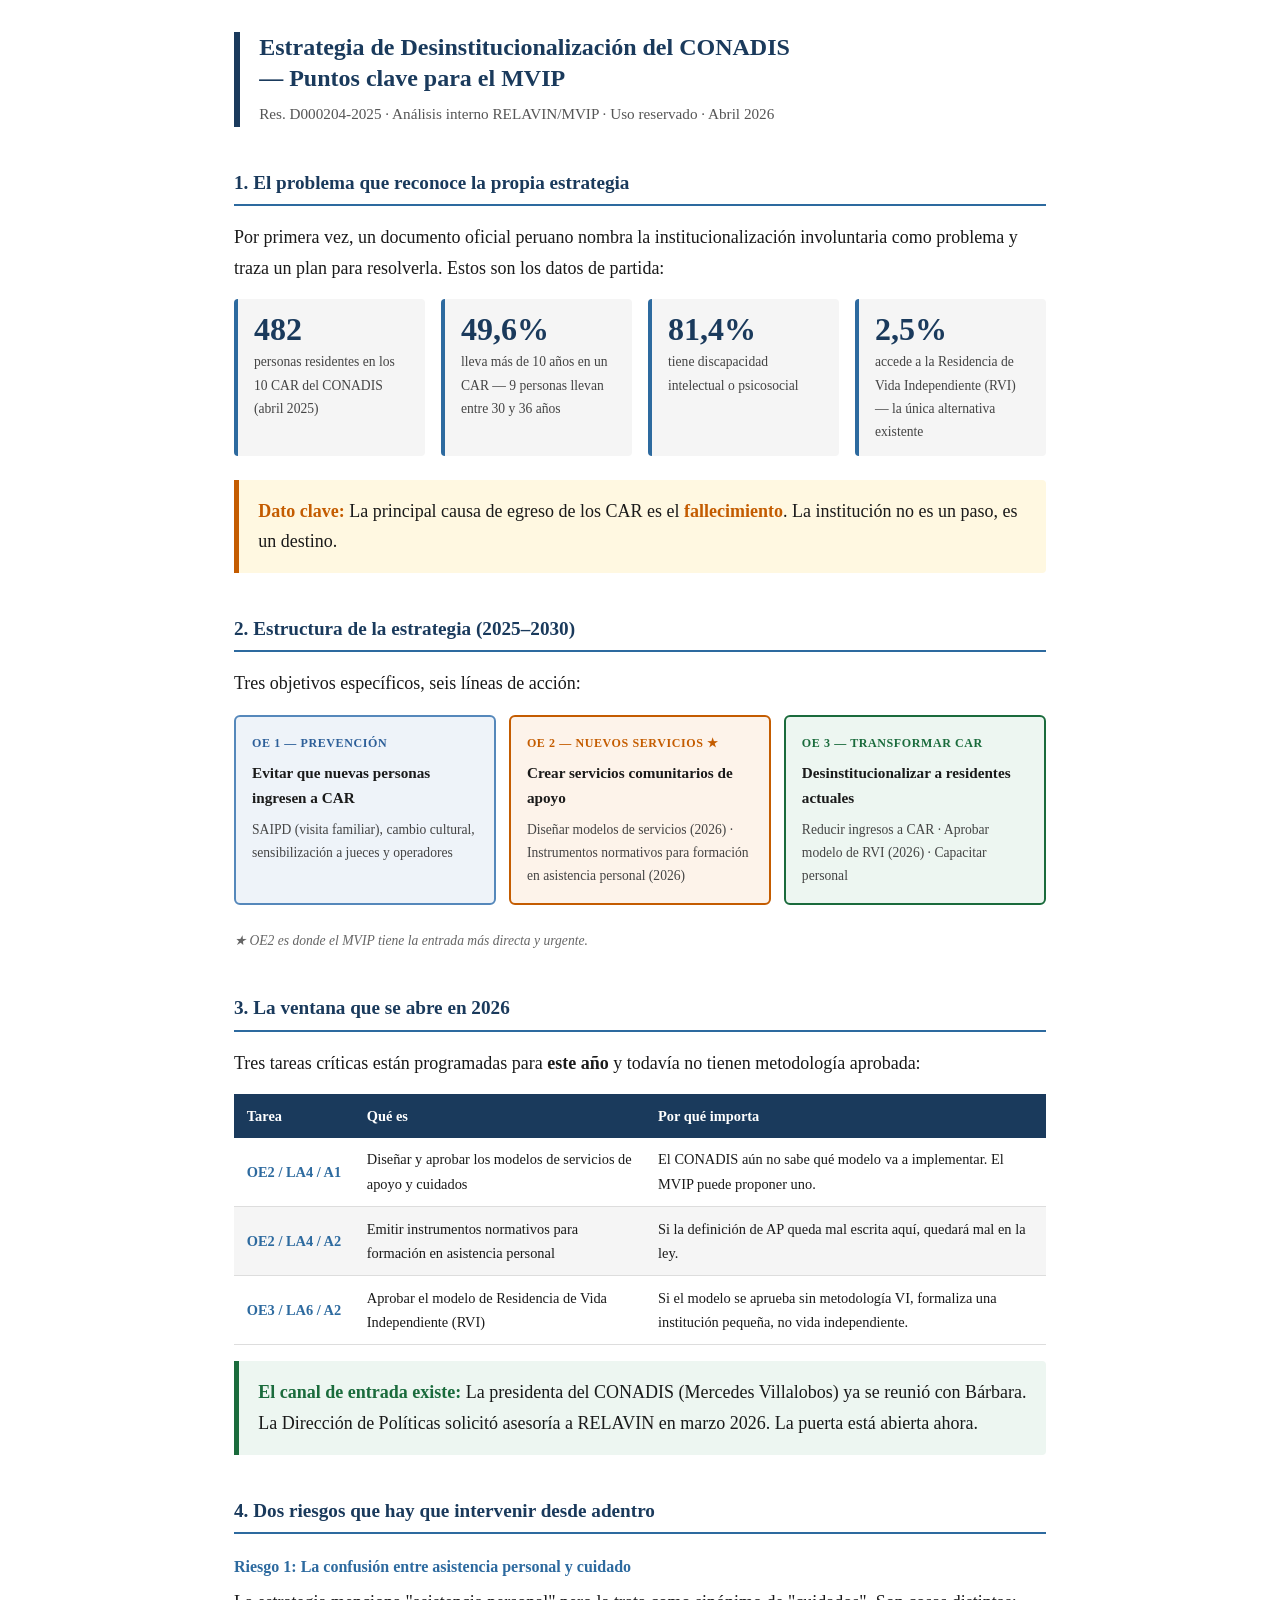
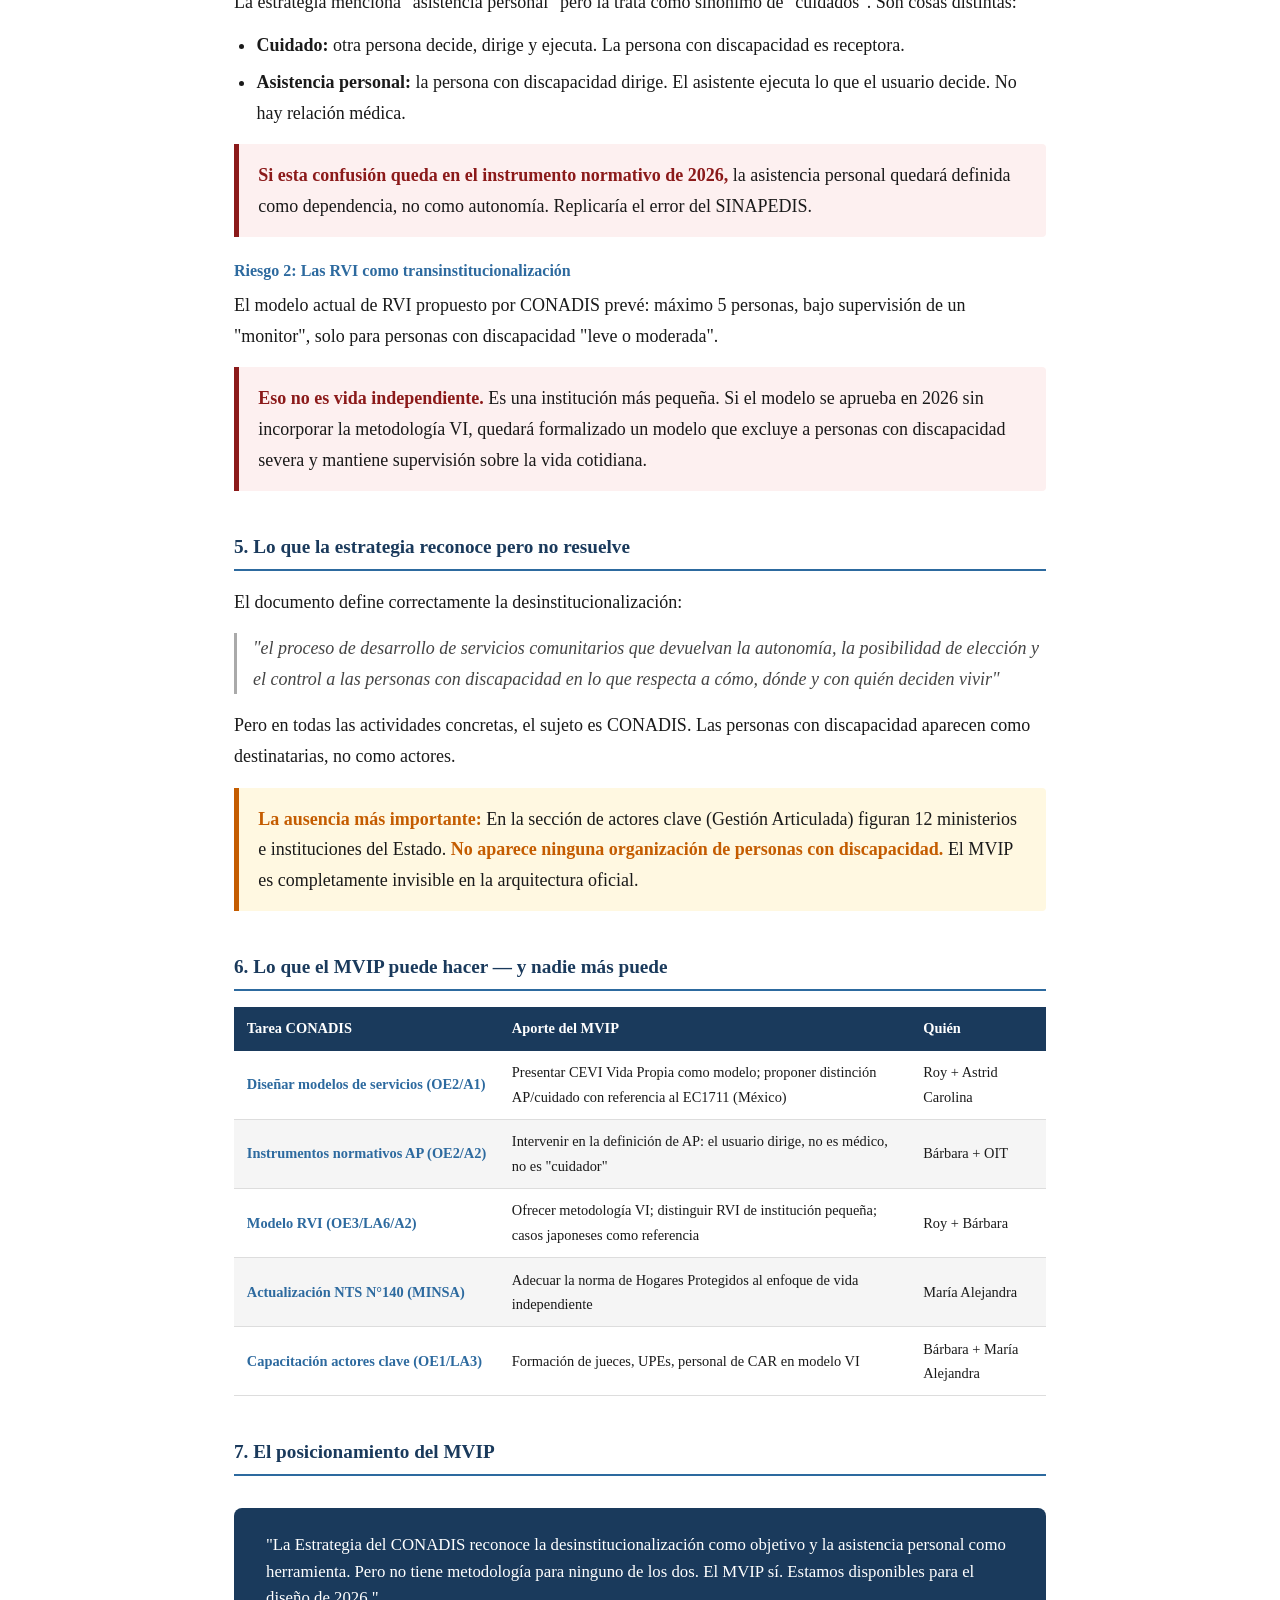
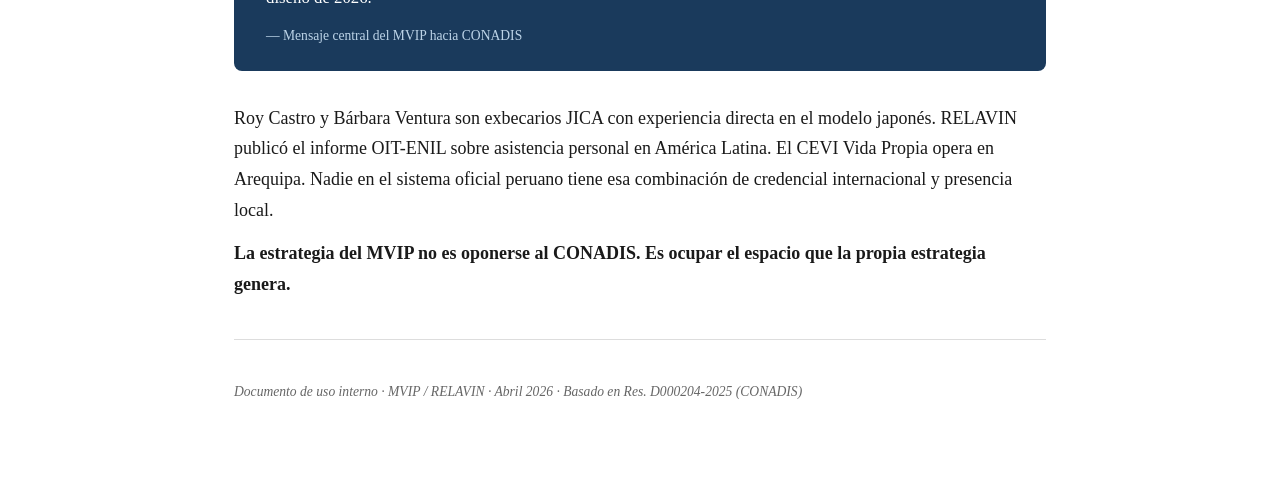
<file: resumen.html>
<!DOCTYPE html>
<html lang="es">
<head>
  <meta charset="UTF-8">
  <meta name="viewport" content="width=device-width, initial-scale=1.0">
  <title>Estrategia CONADIS — Puntos clave para el MVIP</title>
  <style>
    :root {
      --azul: #1a3a5c;
      --azul-claro: #2d6a9f;
      --naranja: #c45c00;
      --verde: #1a6b3c;
      --rojo: #8b1a1a;
      --gris: #f5f5f5;
      --texto: #1a1a1a;
    }
    * { box-sizing: border-box; margin: 0; padding: 0; }
    body {
      font-family: 'Georgia', serif;
      color: var(--texto);
      background: #fff;
      font-size: 18px;
      line-height: 1.7;
      max-width: 860px;
      margin: 0 auto;
      padding: 2rem 1.5rem 4rem;
    }
    header {
      border-left: 6px solid var(--azul);
      padding-left: 1.2rem;
      margin-bottom: 2.5rem;
    }
    header h1 {
      font-size: 1.5rem;
      color: var(--azul);
      line-height: 1.3;
    }
    header p {
      color: #555;
      font-size: 0.95rem;
      margin-top: 0.4rem;
    }
    h2 {
      font-size: 1.2rem;
      color: var(--azul);
      border-bottom: 2px solid var(--azul-claro);
      padding-bottom: 0.3rem;
      margin: 2.5rem 0 1rem;
    }
    h3 {
      font-size: 1rem;
      color: var(--azul-claro);
      margin: 1.2rem 0 0.4rem;
    }

    /* Números grandes */
    .cifras {
      display: grid;
      grid-template-columns: repeat(auto-fit, minmax(160px, 1fr));
      gap: 1rem;
      margin: 1rem 0 1.5rem;
    }
    .cifra {
      background: var(--gris);
      border-left: 4px solid var(--azul-claro);
      padding: 0.8rem 1rem;
      border-radius: 4px;
    }
    .cifra .numero {
      font-size: 2rem;
      font-weight: bold;
      color: var(--azul);
      line-height: 1.1;
    }
    .cifra .etiqueta {
      font-size: 0.85rem;
      color: #444;
      margin-top: 0.2rem;
    }

    /* Estructura OE */
    .oe-grid {
      display: grid;
      grid-template-columns: 1fr 1fr 1fr;
      gap: 0.8rem;
      margin: 1rem 0 1.5rem;
    }
    @media (max-width: 600px) { .oe-grid { grid-template-columns: 1fr; } }
    .oe {
      padding: 1rem;
      border-radius: 6px;
      border: 2px solid;
    }
    .oe.oe1 { border-color: #5588bb; background: #eef3f9; }
    .oe.oe2 { border-color: var(--naranja); background: #fdf3ea; }
    .oe.oe3 { border-color: var(--verde); background: #edf6f1; }
    .oe .tag {
      font-size: 0.75rem;
      font-weight: bold;
      letter-spacing: 0.05em;
      text-transform: uppercase;
      margin-bottom: 0.4rem;
    }
    .oe.oe1 .tag { color: #2d5f99; }
    .oe.oe2 .tag { color: var(--naranja); }
    .oe.oe3 .tag { color: var(--verde); }
    .oe .titulo { font-size: 0.95rem; font-weight: bold; margin-bottom: 0.4rem; }
    .oe .detalle { font-size: 0.85rem; color: #444; }

    /* Alerta / caja importante */
    .alerta {
      background: #fff8e1;
      border-left: 5px solid var(--naranja);
      padding: 1rem 1.2rem;
      margin: 1rem 0;
      border-radius: 0 4px 4px 0;
    }
    .alerta strong { color: var(--naranja); }

    .riesgo {
      background: #fdf0f0;
      border-left: 5px solid var(--rojo);
      padding: 1rem 1.2rem;
      margin: 1rem 0;
      border-radius: 0 4px 4px 0;
    }
    .riesgo strong { color: var(--rojo); }

    .oportunidad {
      background: #edf6f1;
      border-left: 5px solid var(--verde);
      padding: 1rem 1.2rem;
      margin: 1rem 0;
      border-radius: 0 4px 4px 0;
    }
    .oportunidad strong { color: var(--verde); }

    /* Tabla de oportunidades */
    table {
      width: 100%;
      border-collapse: collapse;
      font-size: 0.9rem;
      margin: 1rem 0;
    }
    th {
      background: var(--azul);
      color: #fff;
      padding: 0.6rem 0.8rem;
      text-align: left;
    }
    td { padding: 0.6rem 0.8rem; border-bottom: 1px solid #ddd; }
    tr:nth-child(even) td { background: var(--gris); }
    td:first-child { font-weight: bold; color: var(--azul-claro); white-space: nowrap; }

    /* Mensaje final */
    .mensaje-central {
      background: var(--azul);
      color: #fff;
      padding: 1.5rem 2rem;
      border-radius: 8px;
      margin: 2rem 0;
      font-size: 1.05rem;
      line-height: 1.6;
    }
    .mensaje-central cite {
      display: block;
      margin-top: 0.8rem;
      font-size: 0.85rem;
      color: #bdd4e8;
      font-style: normal;
    }

    ul { padding-left: 1.4rem; }
    li { margin-bottom: 0.4rem; }
    p { margin-bottom: 0.8rem; }
    .nota { font-size: 0.85rem; color: #666; font-style: italic; }
  </style>
</head>
<body>

<header>
  <h1>Estrategia de Desinstitucionalización del CONADIS<br>— Puntos clave para el MVIP</h1>
  <p>Res. D000204-2025 · Análisis interno RELAVIN/MVIP · Uso reservado · Abril 2026</p>
</header>

<!-- 1. El problema en números -->
<section aria-labelledby="s1">
  <h2 id="s1">1. El problema que reconoce la propia estrategia</h2>
  <p>Por primera vez, un documento oficial peruano nombra la institucionalización involuntaria como problema y traza un plan para resolverla. Estos son los datos de partida:</p>

  <div class="cifras" role="list">
    <div class="cifra" role="listitem">
      <div class="numero">482</div>
      <div class="etiqueta">personas residentes en los 10 CAR del CONADIS (abril 2025)</div>
    </div>
    <div class="cifra" role="listitem">
      <div class="numero">49,6%</div>
      <div class="etiqueta">lleva más de 10 años en un CAR — 9 personas llevan entre 30 y 36 años</div>
    </div>
    <div class="cifra" role="listitem">
      <div class="numero">81,4%</div>
      <div class="etiqueta">tiene discapacidad intelectual o psicosocial</div>
    </div>
    <div class="cifra" role="listitem">
      <div class="numero">2,5%</div>
      <div class="etiqueta">accede a la Residencia de Vida Independiente (RVI) — la única alternativa existente</div>
    </div>
  </div>

  <div class="alerta">
    <strong>Dato clave:</strong> La principal causa de egreso de los CAR es el <strong>fallecimiento</strong>. La institución no es un paso, es un destino.
  </div>
</section>

<!-- 2. Estructura -->
<section aria-labelledby="s2">
  <h2 id="s2">2. Estructura de la estrategia (2025–2030)</h2>
  <p>Tres objetivos específicos, seis líneas de acción:</p>

  <div class="oe-grid" role="list">
    <div class="oe oe1" role="listitem">
      <div class="tag">OE 1 — Prevención</div>
      <div class="titulo">Evitar que nuevas personas ingresen a CAR</div>
      <div class="detalle">SAIPD (visita familiar), cambio cultural, sensibilización a jueces y operadores</div>
    </div>
    <div class="oe oe2" role="listitem">
      <div class="tag">OE 2 — Nuevos servicios ★</div>
      <div class="titulo">Crear servicios comunitarios de apoyo</div>
      <div class="detalle">Diseñar modelos de servicios (2026) · Instrumentos normativos para formación en asistencia personal (2026)</div>
    </div>
    <div class="oe oe3" role="listitem">
      <div class="tag">OE 3 — Transformar CAR</div>
      <div class="titulo">Desinstitucionalizar a residentes actuales</div>
      <div class="detalle">Reducir ingresos a CAR · Aprobar modelo de RVI (2026) · Capacitar personal</div>
    </div>
  </div>

  <p class="nota">★ OE2 es donde el MVIP tiene la entrada más directa y urgente.</p>
</section>

<!-- 3. La ventana 2026 -->
<section aria-labelledby="s3">
  <h2 id="s3">3. La ventana que se abre en 2026</h2>
  <p>Tres tareas críticas están programadas para <strong>este año</strong> y todavía no tienen metodología aprobada:</p>

  <table>
    <thead>
      <tr>
        <th>Tarea</th>
        <th>Qué es</th>
        <th>Por qué importa</th>
      </tr>
    </thead>
    <tbody>
      <tr>
        <td>OE2 / LA4 / A1</td>
        <td>Diseñar y aprobar los modelos de servicios de apoyo y cuidados</td>
        <td>El CONADIS aún no sabe qué modelo va a implementar. El MVIP puede proponer uno.</td>
      </tr>
      <tr>
        <td>OE2 / LA4 / A2</td>
        <td>Emitir instrumentos normativos para formación en asistencia personal</td>
        <td>Si la definición de AP queda mal escrita aquí, quedará mal en la ley.</td>
      </tr>
      <tr>
        <td>OE3 / LA6 / A2</td>
        <td>Aprobar el modelo de Residencia de Vida Independiente (RVI)</td>
        <td>Si el modelo se aprueba sin metodología VI, formaliza una institución pequeña, no vida independiente.</td>
      </tr>
    </tbody>
  </table>

  <div class="oportunidad">
    <strong>El canal de entrada existe:</strong> La presidenta del CONADIS (Mercedes Villalobos) ya se reunió con Bárbara. La Dirección de Políticas solicitó asesoría a RELAVIN en marzo 2026. La puerta está abierta ahora.
  </div>
</section>

<!-- 4. Los dos riesgos conceptuales -->
<section aria-labelledby="s4">
  <h2 id="s4">4. Dos riesgos que hay que intervenir desde adentro</h2>

  <h3>Riesgo 1: La confusión entre asistencia personal y cuidado</h3>
  <p>La estrategia menciona "asistencia personal" pero la trata como sinónimo de "cuidados". Son cosas distintas:</p>
  <ul>
    <li><strong>Cuidado:</strong> otra persona decide, dirige y ejecuta. La persona con discapacidad es receptora.</li>
    <li><strong>Asistencia personal:</strong> la persona con discapacidad dirige. El asistente ejecuta lo que el usuario decide. No hay relación médica.</li>
  </ul>
  <div class="riesgo">
    <strong>Si esta confusión queda en el instrumento normativo de 2026,</strong> la asistencia personal quedará definida como dependencia, no como autonomía. Replicaría el error del SINAPEDIS.
  </div>

  <h3>Riesgo 2: Las RVI como transinstitucionalización</h3>
  <p>El modelo actual de RVI propuesto por CONADIS prevé: máximo 5 personas, bajo supervisión de un "monitor", solo para personas con discapacidad "leve o moderada".</p>
  <div class="riesgo">
    <strong>Eso no es vida independiente.</strong> Es una institución más pequeña. Si el modelo se aprueba en 2026 sin incorporar la metodología VI, quedará formalizado un modelo que excluye a personas con discapacidad severa y mantiene supervisión sobre la vida cotidiana.
  </div>
</section>

<!-- 5. Lo que falta en la estrategia -->
<section aria-labelledby="s5">
  <h2 id="s5">5. Lo que la estrategia reconoce pero no resuelve</h2>
  <p>El documento define correctamente la desinstitucionalización:</p>
  <blockquote style="border-left:3px solid #aaa; padding-left:1rem; color:#444; font-style:italic; margin:1rem 0;">
    "el proceso de desarrollo de servicios comunitarios que devuelvan la autonomía, la posibilidad de elección y el control a las personas con discapacidad en lo que respecta a cómo, dónde y con quién deciden vivir"
  </blockquote>
  <p>Pero en todas las actividades concretas, el sujeto es CONADIS. Las personas con discapacidad aparecen como destinatarias, no como actores.</p>
  <div class="alerta">
    <strong>La ausencia más importante:</strong> En la sección de actores clave (Gestión Articulada) figuran 12 ministerios e instituciones del Estado. <strong>No aparece ninguna organización de personas con discapacidad.</strong> El MVIP es completamente invisible en la arquitectura oficial.
  </div>
</section>

<!-- 6. Qué puede hacer el MVIP -->
<section aria-labelledby="s6">
  <h2 id="s6">6. Lo que el MVIP puede hacer — y nadie más puede</h2>

  <table>
    <thead>
      <tr>
        <th>Tarea CONADIS</th>
        <th>Aporte del MVIP</th>
        <th>Quién</th>
      </tr>
    </thead>
    <tbody>
      <tr>
        <td>Diseñar modelos de servicios (OE2/A1)</td>
        <td>Presentar CEVI Vida Propia como modelo; proponer distinción AP/cuidado con referencia al EC1711 (México)</td>
        <td>Roy + Astrid Carolina</td>
      </tr>
      <tr>
        <td>Instrumentos normativos AP (OE2/A2)</td>
        <td>Intervenir en la definición de AP: el usuario dirige, no es médico, no es "cuidador"</td>
        <td>Bárbara + OIT</td>
      </tr>
      <tr>
        <td>Modelo RVI (OE3/LA6/A2)</td>
        <td>Ofrecer metodología VI; distinguir RVI de institución pequeña; casos japoneses como referencia</td>
        <td>Roy + Bárbara</td>
      </tr>
      <tr>
        <td>Actualización NTS N°140 (MINSA)</td>
        <td>Adecuar la norma de Hogares Protegidos al enfoque de vida independiente</td>
        <td>María Alejandra</td>
      </tr>
      <tr>
        <td>Capacitación actores clave (OE1/LA3)</td>
        <td>Formación de jueces, UPEs, personal de CAR en modelo VI</td>
        <td>Bárbara + María Alejandra</td>
      </tr>
    </tbody>
  </table>
</section>

<!-- Mensaje central -->
<section aria-labelledby="s7">
  <h2 id="s7">7. El posicionamiento del MVIP</h2>

  <div class="mensaje-central">
    "La Estrategia del CONADIS reconoce la desinstitucionalización como objetivo y la asistencia personal como herramienta. Pero no tiene metodología para ninguno de los dos. El MVIP sí. Estamos disponibles para el diseño de 2026."
    <cite>— Mensaje central del MVIP hacia CONADIS</cite>
  </div>

  <p>Roy Castro y Bárbara Ventura son exbecarios JICA con experiencia directa en el modelo japonés. RELAVIN publicó el informe OIT-ENIL sobre asistencia personal en América Latina. El CEVI Vida Propia opera en Arequipa. Nadie en el sistema oficial peruano tiene esa combinación de credencial internacional y presencia local.</p>

  <p><strong>La estrategia del MVIP no es oponerse al CONADIS. Es ocupar el espacio que la propia estrategia genera.</strong></p>
</section>

<hr style="margin:2.5rem 0; border:none; border-top:1px solid #ddd;">
<p class="nota">Documento de uso interno · MVIP / RELAVIN · Abril 2026 · Basado en Res. D000204-2025 (CONADIS)</p>

</body>
</html>
</file>
<file: styles.css>
html {
    overflow-y: scroll;
}

body#wholeDocument {
    -webkit-text-size-adjust:none; 
    font-family: Helvetica, sans-serif; 
    font-size: 12px;
font-family: "Helvetica Neue", sans-serif; 
    font-size: 13px;
    line-height: 1.8;
    
}
/* height hack to make nested divs set to 100% height work in Chrome and Firefox */
table.whole-row, table.whole-note, table#column-header {
    height: 1px;
}
table {
    border-collapse: collapse;
}
div {
    width: 100%;
    box-sizing: border-box;
    min-height: 13px;
}
div#centered, .temp {
    display: block;
    text-align: center;
}
div#centered > table, div.temp-wrapper {
    margin: 0 auto;
    text-align: left;
}
tr.outline-row > td > div, table.note-table {
    display: inline-table;
}
tr.outline-row > td > div > div, tr.outline-row > td div.note-icon, tr.note-row > td > div, table.outline-column div, table.note-table div  {
    display: inline-table;
}
div.column, div.note-filler > div {
    display: inline-block; 
}
tr#header div {
    display: inline-block;
}
div.pdf-div {
    width: 100%;
    position: relative;
    display: block;
}
object.pdf-object {
    vertical-align: middle;
    width: 100%;
    height: 100%;
    position: absolute;
    top: 0; bottom: 0; left: 0; right: 0;
}
iframe.pdf-iframe {
    vertical-align: middle;
    width: 100%;
    height: 100%;
    border: none;
}
td,th {
    padding: 0px;
    empty-cells: show;
}
div.force-wrap {
    table-layout: fixed;
    word-wrap: break-word;
}
tr#header {

        border-bottom: 1px solid rgba(0,0,0,0.25);
    
}
/* This is the table used for just the outline column/note column and is nested in the cell for the outline column of the row */
table.outline-column td, table.outline-column-note td {
    border-bottom: 0px;
    border-left: 0px;
}
tr.outline-row > td, tr.note-row > td  {
    height: inherit;
}
table.outline-column, tr.outline-row td, tr.note-row td, div.outline-column-div, div.note-filler, tr#header td, tr#header > td > div, div.note-outline-column-div {
    height: 100%;
}
@media all and (-ms-high-contrast:none) {
    /* Target IE */
    div#centered tr.outline-row > td, div#centered tr.note-row > td, div#centered tr#header td  {
        height: 5px;
    }
}
@supports (-ms-accelerator:true) {
    /* Target MS Edge */
    div#centered tr.outline-row > td, div#centered tr.note-row > td, div#centered tr#header td  {
        height: 5px;
    }
}
tr#header div, table.outline-column, table.note-table {
    width: 100%;
}
.handle {
    white-space: nowrap;
    text-align:right;
    vertical-align: baseline;
}
td.label {
    text-align: right;
    white-space: nowrap;
}
td.label, .column {
    vertical-align: baseline;
}
tr.note-row td.label {
    /* Same row label is put in invisibly the note to keep alignment but,
    if it's a large font size, this will cause the note to be taller
    than it should be. This works around that */
    line-height: 0;
}
div.white-space {
    white-space: pre-wrap;
}


/********* START ********
Grid lines
*************************/
tr#header td > div {

}
div.note-div, div.note-filler, div.outline-column-div, tr.outline-row > td:not(.column) > div.fill-cell, div.note-outline-column-div, tr.outline-row > td:nth-of-type(1) > div  {
    
}


table#column-header {

}
table#column-header ~ table.whole-row:first-of-type {
    border-top: none;
}
tr.outline-row > td:last-of-type:not(.column) > div.fill-cell, tr.note-row > td:last-of-type:not(.note) > div.note-filler, tr#header td:last-of-type > div {

}
/* END grid lines */

table.outline-column-note {
    width: 100%;
    height: 100%;
}
.fill-cell {
    height: 100%;
    width: 100%;
}

.summary_node {
    background: rgba(0,0,0,.12);
}
    
/* To make checkbox columns always centered */
div#centered div.checkbox {
    text-align: center;
}

table.outline-column td:not(:last-of-type) {

}

/********* START ********
Expand/collapse
*************************/
.visible {

}
.hidden {
    display: none;
}
.temp {
    min-height: 0px;
}
/* END expand/collapse */

div.note-outline-column-div table {
    vertical-align: top;
}

td.empty {
    display: none;
}


/********* START ********
Image handle styles
*************************/
td.note {
    vertical-align: baseline;
}
div.handle img {
    vertical-align: middle;
}
div.note-icon {
    text-align: center;
}
img.status {
    height: 13px;
    width: 13px;
    position: relative;
    bottom: 1px;
    top: 0px;
}
img.checkbox-column {
    height: 13px;
    width: 13px;
    vertical-align: middle;
}
img.leaf {
    height: 5px;
    width: 5px;
    position: relative;
    top: -1px;
}
img.parent {
    height: 9px;
    width: 9px;
}
img.note-icon {
    height: 13px;
    width: 13px;
    position: relative;
    vertical-align: middle;
    padding-top: 7px;
}

/* END image handle styles */


/********* START ********
Padding values
*************************/

/* Column text */
table.outline-column td:nth-of-type(4), div.column, tr#header div > div > div  {
    padding-left: 4px;
    padding-right: 4px;
}

table.outline-column td:nth-of-type(4), div.column, div.note-icon  {
    padding-bottom: 1px;
    padding-top: 0px;
}
/* When a note is expanded, the row it belongs to doesn't have bottom row padding, that padding goes to the bottom of the note */
table.note-expanded table.outline-column td:nth-of-type(4), table.note-expanded div.column, table.note-expanded div.note-icon {
    padding-bottom: 0px;
}
/* last-child class is set by JS */
tr.last-child table.outline-column td:nth-of-type(4), tr.last-child div.column, tr.last-child div.note-icon {
    padding-bottom: 1px;
}
/* Note text */
table.note-table td:nth-of-type(4) {
    padding-left: 4px;
    padding-right: 4px;
    margin-top: 0px;
    padding-bottom: 1px;
}
table.note-table {
    margin-top: 0px;
}
/* Set above children padding */
tr[data-state="expanded"][data-has-children="1"] table.outline-column td:nth-of-type(4), tr[data-state="expanded"][data-has-children="1"] div.column {
    padding-bottom: 1px;
}
/* When there are children and note is expanded, don't set above children padding on the row, it goes to the note */
tr[data-state="expanded"][data-has-children="1"].note-expanded table.outline-column td:nth-of-type(4), tr[data-state="expanded"][data-has-children="1"].note-expanded div.column, tr[data-state="expanded"][data-has-children="1"].note-expanded div.note-icon {
    padding-bottom: 0px;
}
/* Set above children padding on the note when it is visible */
tr[data-state="expanded"][data-has-children="1"].note-expanded + tr.note-row table.note-table td:nth-of-type(4) {
    padding-bottom: 1px;
}
/* Set last child padding on the note when it is visible, last-child class is set through JS */
tr.note-row.last-child table.note-table td:nth-of-type(4) {
    padding-bottom: 1px;
}



td.label {
    padding-top: 0px;
    padding-left: 2px;
    padding-right: 3px;
}
td.label:empty {
    vertical-align: inherit;
}
img.parent {
    padding-right: 3px;
}
img.leaf {
    padding-right: 5px;
}
/* End padding values */



tr.note-row td.note {
    /* padding-left: 5px;
    padding-right: 3px; */ 
    border: none;
font-size: 11px;
    font-size: 11px;
    
}
tr.note-row td.note-bg {

}
table.whole-row, table.whole-note, table#column-header, div.temp-wrapper {
width: 1298px;

}
/******************
Column widths and styles, including background. Also applies to column titles. Skip tr.note-row for the outline column.
These fold in any named styles applied to columns so any manual changes to named styles will also need to be done here
*******************/
/* When notes are set to span columns, need to override column widths */
div#centered table.span-columns {
    width: 100%;
    max-width: 100%;
}
/* Column widths + backgrounds */
tr#header td:nth-of-type(1), tr.outline-row > td:nth-of-type(1), tr.note-row > td:nth-of-type(1) { 
    width: 20px; 
    max-width: 20px; 
}
table.outline-column { 
    width: 1278px; 
    max-width: 1278px; 
}
tr#header td:nth-of-type(2), tr.outline-row > td:nth-of-type(2) { 
    width: 1278px; 
    max-width: 1278px; 
    
}

/* Column styles but not background. Separate from above because this doesn't apply to column titles. Skip tr.note-row for the outline column. */
tr.outline-row > td:nth-of-type(1), tr.note-row > td:nth-of-type(1){ 
    
}
tr.outline-row > td:nth-of-type(2) { 
    
}


/* Column header style */

tr#header div > div > div {
padding-bottom: 2px;

}
tr#header > td > div > div {
    
}


/* Level Styles */
/*****************
Level# styles – Does not include background colors. Applied to both nested outline column table and divs in non-nested row cells. Applied to row label cell of note rows.
Level# background color – Applied to both div holding nested outline column table and divs in non-nested row cells
Level# gutter color – Only applied to nested table for outline column
******************/
/* Level 1 styles */
tr.outline-row.level-1 td, tr.outline-row.level-1 div > div, tr.note-row.level-1 table.note-table td:nth-of-type(3) { 
    
}
/* Level 1 background color */
tr.level-1 > td > div.alt-row-layer > div, tr.level-1.note-row > td > div { 
    
}
/* Level 1 gutter color */
tr.outline-row.level-1 table.outline-column td:not(:last-of-type) { 
    
}

/*********************************************
Named styles info:
Padding values are not included here because they are additive and can affect a different row than the one that has the attribute
*********************************************/
/* Named Styles */
div#centered tr td .ns-eUsXLp0Pv1g-Heading1, .ns-eUsXLp0Pv1g-Heading1, div#centered .ns-eUsXLp0Pv1g-Heading1 div { 
    color: rgb(65,65,65);
    font-weight: 300;
    font-size: 30px;
    
}
div#centered tr td .ns-d4-frBYwy2X-Heading2, .ns-d4-frBYwy2X-Heading2, div#centered .ns-d4-frBYwy2X-Heading2 div { 
    color: rgb(65,65,65);
    font-size: 18px;
    
}
div#centered tr td .ns-kRw332h0q-G-Heading3, .ns-kRw332h0q-G-Heading3, div#centered .ns-kRw332h0q-G-Heading3 div { 
    color: rgb(65,65,65);
    font-weight: 500;
    font-size: 16px;
    
}
div#centered tr td .ns-b2aLuAJ9Hjh-Heading4, .ns-b2aLuAJ9Hjh-Heading4, div#centered .ns-b2aLuAJ9Hjh-Heading4 div { 
    color: rgb(65,65,65);
    font-size: 13px;
    
}
div#centered tr td .ns-oinmK-_lJ76-Heading5, .ns-oinmK-_lJ76-Heading5, div#centered .ns-oinmK-_lJ76-Heading5 div { 
    color: rgb(65,65,65);
    font-size: 11px;
    
}
div#centered tr td .ns-p_MqRdsdyWc-Heading6, .ns-p_MqRdsdyWc-Heading6, div#centered .ns-p_MqRdsdyWc-Heading6 div { 
    color: rgb(65,65,65);
    font-size: 9px;
    
}
div#centered tr td .ns-nU7Pax9sHwm-Highlight1, .ns-nU7Pax9sHwm-Highlight1, div#centered .ns-nU7Pax9sHwm-Highlight1 div { 
    
}
div#centered tr td .ns-m6c_M2fT6yP-Highlight2, .ns-m6c_M2fT6yP-Highlight2, div#centered .ns-m6c_M2fT6yP-Highlight2 div { 
    
}
div#centered tr td .ns-auoqZ5xVKeG-Highlight3, .ns-auoqZ5xVKeG-Highlight3, div#centered .ns-auoqZ5xVKeG-Highlight3 div { 
    
}

/* Named Styles Backgroud Colors */
div#centered tr td .ns-bg-eUsXLp0Pv1g-Heading1, .ns-bg-eUsXLp0Pv1g-Heading1 { 
    
}
div#centered tr td .ns-bg-d4-frBYwy2X-Heading2, .ns-bg-d4-frBYwy2X-Heading2 { 
    
}
div#centered tr td .ns-bg-kRw332h0q-G-Heading3, .ns-bg-kRw332h0q-G-Heading3 { 
    
}
div#centered tr td .ns-bg-b2aLuAJ9Hjh-Heading4, .ns-bg-b2aLuAJ9Hjh-Heading4 { 
    
}
div#centered tr td .ns-bg-oinmK-_lJ76-Heading5, .ns-bg-oinmK-_lJ76-Heading5 { 
    
}
div#centered tr td .ns-bg-p_MqRdsdyWc-Heading6, .ns-bg-p_MqRdsdyWc-Heading6 { 
    
}
div#centered tr td .ns-bg-nU7Pax9sHwm-Highlight1, .ns-bg-nU7Pax9sHwm-Highlight1 { 
    background-color: rgba(255,197,0,0.25);
    
}
div#centered tr td .ns-bg-m6c_M2fT6yP-Highlight2, .ns-bg-m6c_M2fT6yP-Highlight2 { 
    background-color: rgba(246,120,137,0.25);
    
}
div#centered tr td .ns-bg-auoqZ5xVKeG-Highlight3, .ns-bg-auoqZ5xVKeG-Highlight3 { 
    background-color: rgba(120,195,68,0.25);
    
}

/* Named Styles Gutter Colors */
div#centered tr td .ns-gutter-eUsXLp0Pv1g-Heading1, .ns-gutter-eUsXLp0Pv1g-Heading1 { 
    
}
div#centered tr td .ns-gutter-d4-frBYwy2X-Heading2, .ns-gutter-d4-frBYwy2X-Heading2 { 
    
}
div#centered tr td .ns-gutter-kRw332h0q-G-Heading3, .ns-gutter-kRw332h0q-G-Heading3 { 
    
}
div#centered tr td .ns-gutter-b2aLuAJ9Hjh-Heading4, .ns-gutter-b2aLuAJ9Hjh-Heading4 { 
    
}
div#centered tr td .ns-gutter-oinmK-_lJ76-Heading5, .ns-gutter-oinmK-_lJ76-Heading5 { 
    
}
div#centered tr td .ns-gutter-p_MqRdsdyWc-Heading6, .ns-gutter-p_MqRdsdyWc-Heading6 { 
    
}
div#centered tr td .ns-gutter-nU7Pax9sHwm-Highlight1, .ns-gutter-nU7Pax9sHwm-Highlight1 { 
    
}
div#centered tr td .ns-gutter-m6c_M2fT6yP-Highlight2, .ns-gutter-m6c_M2fT6yP-Highlight2 { 
    
}
div#centered tr td .ns-gutter-auoqZ5xVKeG-Highlight3, .ns-gutter-auoqZ5xVKeG-Highlight3 { 
    
}
</file>
